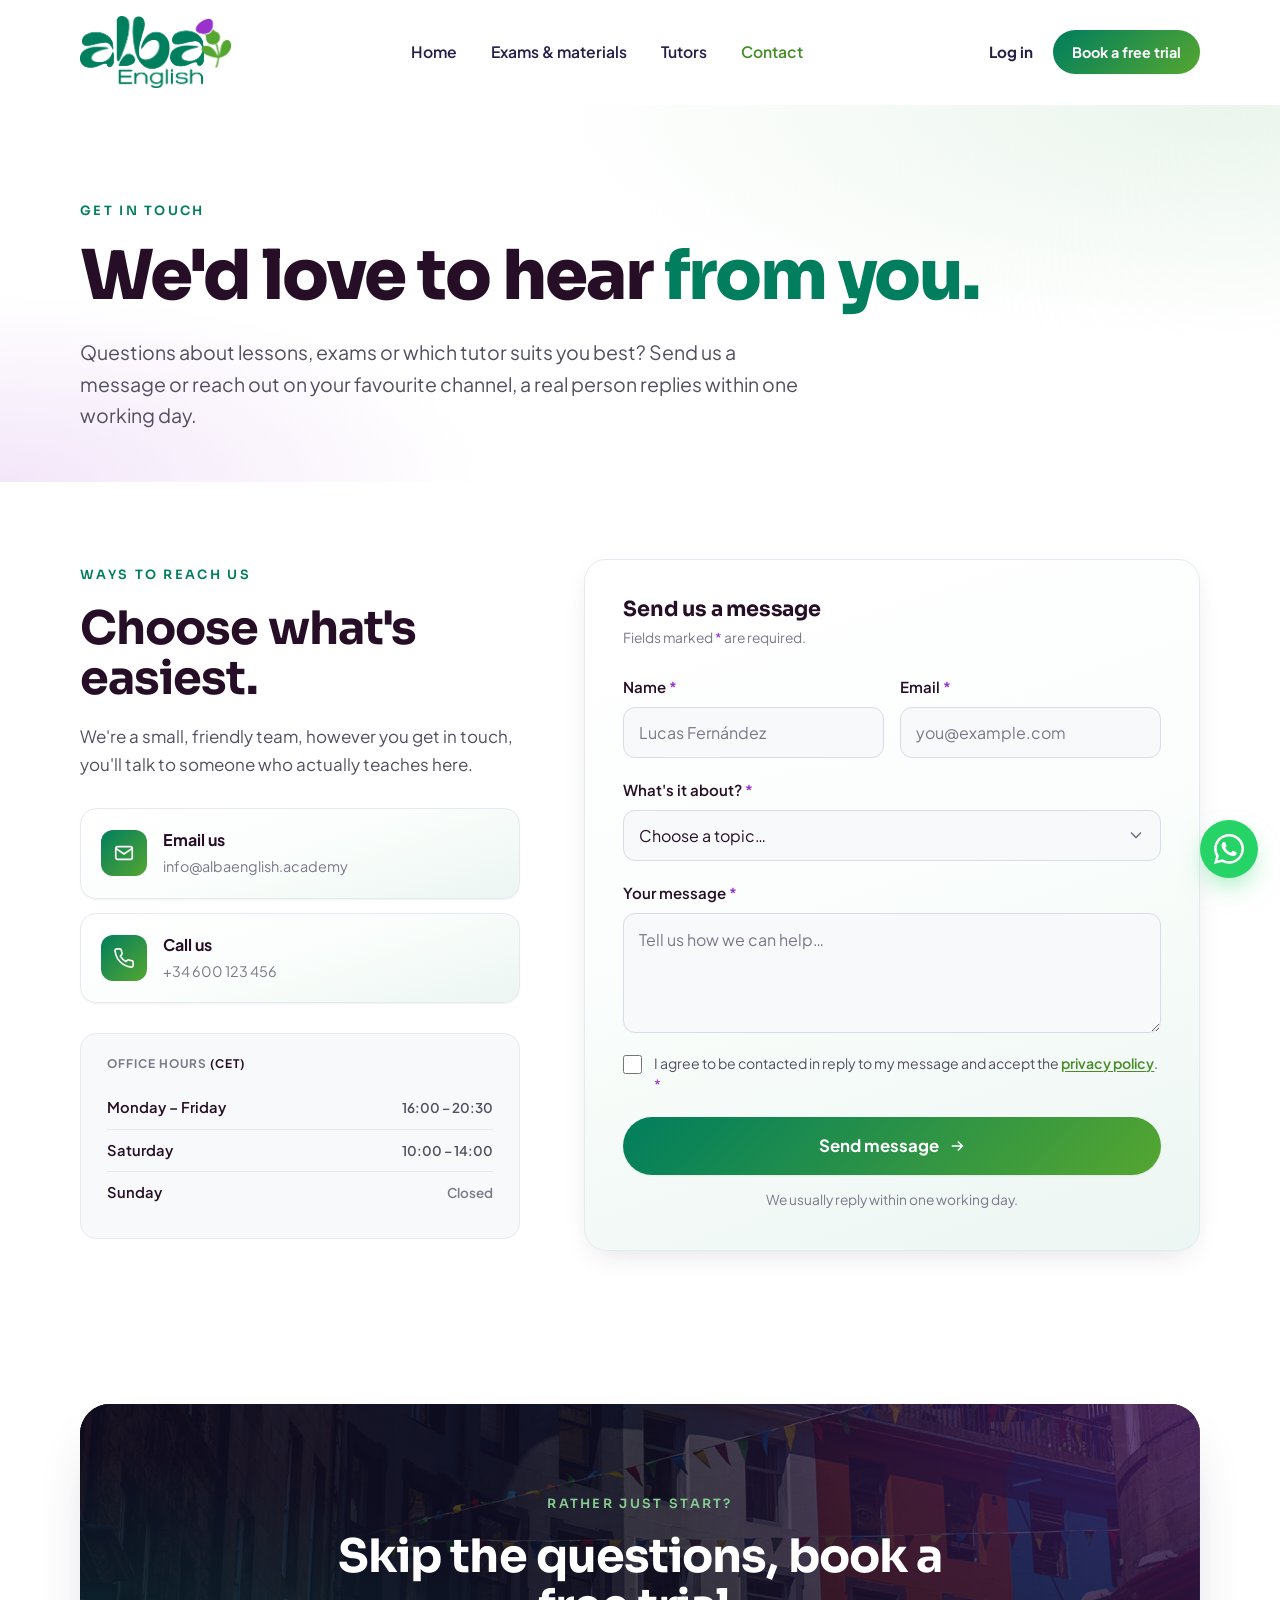
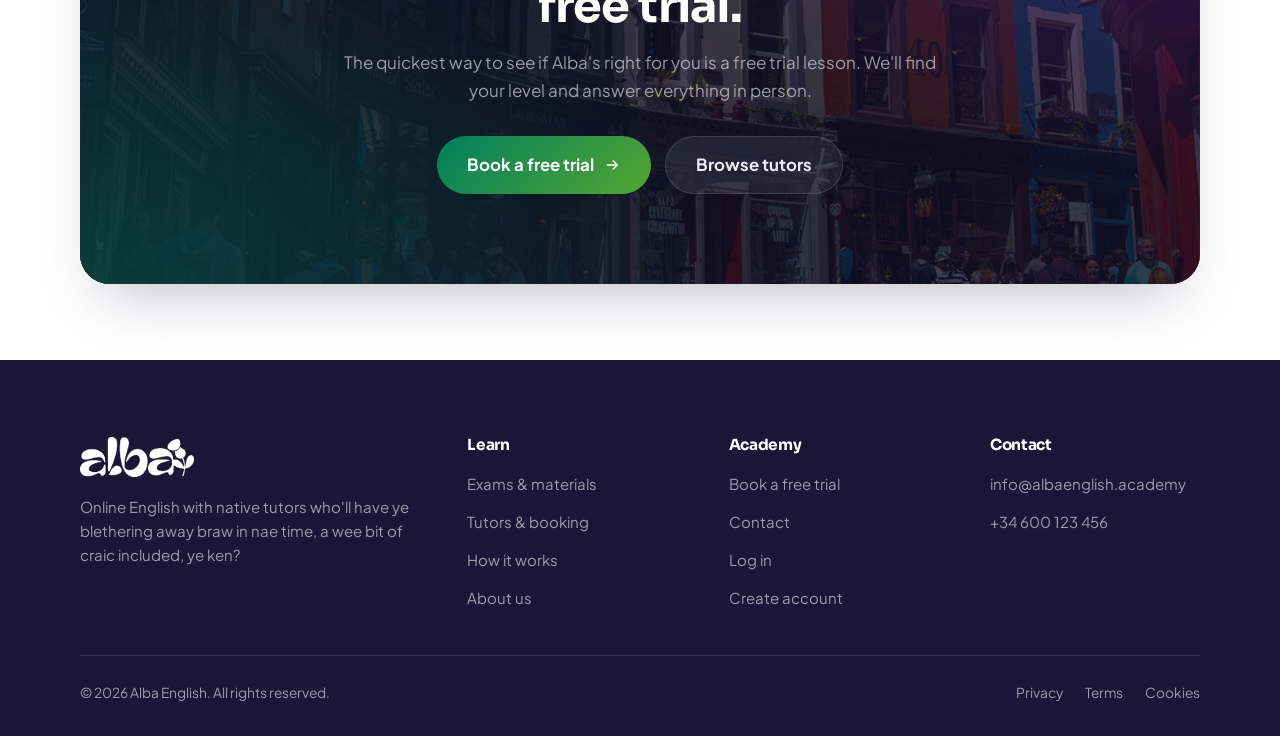
<file: contact.html>
<!DOCTYPE html>
<html lang="en">
<head>
<meta charset="UTF-8" />
<meta name="viewport" content="width=device-width, initial-scale=1.0" />
<title>Contact, Alba English</title>
<meta name="description" content="Get in touch with Alba English. Email or phone us, or send a message and we'll reply within one working day." />
<link rel="icon" type="image/png" href="images/favicon.png" />
<link rel="preconnect" href="https://fonts.googleapis.com" />
<link rel="preconnect" href="https://fonts.gstatic.com" crossorigin />
<link href="https://fonts.googleapis.com/css2?family=Sora:wght@400;500;600;700;800&family=Plus+Jakarta+Sans:ital,wght@0,400;0,500;0,600;0,700;0,800;1,500&display=swap" rel="stylesheet" />
<link rel="stylesheet" href="styles/styles.css" />
</head>
<body>

<header class="site-head">
  <div class="wrap head-inner">
    <a href="index.html" class="brand" aria-label="Alba English home"><img src="images/logo.png" alt="Alba English" /></a>
    <nav class="nav" id="nav" aria-label="Primary">
      <a href="index.html">Home</a>
      <a href="exams.html">Exams &amp; materials</a>
      <a href="tutors.html">Tutors</a>
      <a href="contact.html">Contact</a>
      <a href="login.html" class="nav-only-mobile">Log in</a>
      <a href="book.html" class="nav-only-mobile">Book a free trial</a>
    </nav>
    <div class="head-cta">
      <a href="login.html" class="head-login">Log in</a>
      <a href="book.html" class="btn btn-primary btn--sm">Book a free trial</a>
      <button class="burger" id="burger" aria-label="Open menu" aria-expanded="false" aria-controls="nav"><span></span><span></span><span></span></button>
    </div>
  </div>
</header>

<main>

<!-- ===== PAGE HEAD ===== -->
<section class="page-head" data-screen-label="Contact hero">
  <div class="wrap">
    <span class="kicker reveal"><span class="no">—</span> Get in touch</span>
    <h1 class="reveal d1">We'd love to hear <span class="it">from you.</span></h1>
    <p class="lede reveal d1" style="margin-top:24px;max-width:52ch;">Questions about lessons, exams or which tutor suits you best? Send us a message or reach out on your favourite channel, a real person replies within one working day.</p>
  </div>
</section>

<!-- ===== CONTACT ===== -->
<section class="section--snug" data-screen-label="Contact details + form">
  <div class="wrap contact-page">

    <!-- Left: channels + hours -->
    <div class="contact-info reveal">
      <span class="kicker"><span class="no">01</span> Ways to reach us</span>
      <h2 class="h2">Choose what's easiest.</h2>
      <p class="body body--measure">We're a small, friendly team, however you get in touch, you'll talk to someone who actually teaches here.</p>

      <div class="channels">
        <a class="channel" href="mailto:info@albaenglish.academy">
          <span class="ci" aria-hidden="true"><svg viewBox="0 0 24 24" fill="none" stroke="currentColor" stroke-width="1.8"><rect x="3" y="5" width="18" height="14" rx="2"/><path d="m3 7 9 6 9-6"/></svg></span>
          <span class="cm"><b>Email us</b><span>info@albaenglish.academy</span></span>
        </a>
        <a class="channel" href="tel:+34600123456">
          <span class="ci" aria-hidden="true"><svg viewBox="0 0 24 24" fill="none" stroke="currentColor" stroke-width="1.8"><path d="M22 16.9v3a2 2 0 0 1-2.2 2 19.8 19.8 0 0 1-8.6-3 19.5 19.5 0 0 1-6-6 19.8 19.8 0 0 1-3-8.6A2 2 0 0 1 4.1 2h3a2 2 0 0 1 2 1.7c.1.9.4 1.8.7 2.7a2 2 0 0 1-.5 2.1L8.1 9.9a16 16 0 0 0 6 6l1.4-1.2a2 2 0 0 1 2.1-.5c.9.3 1.8.6 2.7.7a2 2 0 0 1 1.7 2z"/></svg></span>
          <span class="cm"><b>Call us</b><span>+34 600 123 456</span></span>
        </a>
      </div>

      <div class="hours">
        <h4>Office hours <span style="color:var(--plum);">(CET)</span></h4>
        <div class="hours-row"><span class="d">Monday – Friday</span><span class="t">16:00 – 20:30</span></div>
        <div class="hours-row"><span class="d">Saturday</span><span class="t">10:00 – 14:00</span></div>
        <div class="hours-row"><span class="d">Sunday</span><span class="t closed">Closed</span></div>
      </div>
    </div>

    <!-- Right: form -->
    <div class="reveal d1">
      <div class="form-card">
        <form id="contactForm" data-validate data-success="#contactSuccess" novalidate>
          <h2 class="h3" style="margin-bottom:6px;">Send us a message</h2>
          <p class="muted small" style="margin-bottom:26px;">Fields marked <span class="req" aria-hidden="true">*</span> are required.</p>

          <div class="field-row">
            <div class="field">
              <label for="name">Name <span class="req" aria-hidden="true">*</span></label>
              <input class="input" type="text" id="name" name="name" autocomplete="name" placeholder="Lucas Fernández" required />
              <span class="field-err">Please enter your name.</span>
            </div>
            <div class="field">
              <label for="email">Email <span class="req" aria-hidden="true">*</span></label>
              <input class="input" type="email" id="email" name="email" autocomplete="email" placeholder="you@example.com" required />
              <span class="field-err">Please enter a valid email address.</span>
            </div>
          </div>

          <div class="field">
            <label for="topic">What's it about? <span class="req" aria-hidden="true">*</span></label>
            <select class="select" id="topic" name="topic" required>
              <option value="" disabled selected>Choose a topic…</option>
              <option>Booking a free trial</option>
              <option>Exam preparation</option>
              <option>Choosing a tutor</option>
              <option>Prices &amp; plans</option>
              <option>Something about my account</option>
              <option>Other</option>
            </select>
            <span class="field-err">Please choose a topic.</span>
          </div>

          <div class="field">
            <label for="message">Your message <span class="req" aria-hidden="true">*</span></label>
            <textarea class="textarea" id="message" name="message" placeholder="Tell us how we can help…" required></textarea>
            <span class="field-err">Please write a short message.</span>
          </div>

          <div class="checkbox-row">
            <input type="checkbox" id="consent" name="consent" required />
            <label for="consent">I agree to be contacted in reply to my message and accept the <a href="#">privacy policy</a>. <span class="req" aria-hidden="true">*</span></label>
          </div>

          <button type="submit" class="btn btn-primary btn--lg btn--block">Send message <span class="ar" aria-hidden="true"><svg width="18" height="18" viewBox="0 0 24 24" fill="none" stroke="currentColor" stroke-width="2"><path d="M5 12h14M13 6l6 6-6 6"/></svg></span></button>
          <p class="muted small" style="text-align:center;margin-top:14px;">We usually reply within one working day.</p>
        </form>

        <div id="contactSuccess" class="form-success">
          <div class="fic" aria-hidden="true"><svg width="32" height="32" viewBox="0 0 24 24" fill="none" stroke="currentColor" stroke-width="2.4"><path d="M20 6 9 17l-5-5"/></svg></div>
          <h2 class="h3" style="margin-bottom:10px;">Message sent, thank you!</h2>
          <p class="muted" style="max-width:360px;margin:0 auto 22px;">We've received your message and a member of the Alba team will get back to you within one working day.</p>
          <a href="index.html" class="btn btn-line">Back to home</a>
        </div>
      </div>
    </div>

  </div>
</section>

<!-- ===== CTA BAND ===== -->
<section class="section--snug ruled" data-screen-label="CTA">
  <div class="wrap">
    <div class="cta reveal">
      <img src="images/cta-contact.jpg" alt="" class="cta-photo" />
      <div class="cta-inner">
        <span class="kicker kicker--on-dark"><span class="no">—</span> Rather just start?</span>
        <h2 class="h2">Skip the questions, book a free trial.</h2>
        <p class="body">The quickest way to see if Alba's right for you is a free trial lesson. We'll find your level and answer everything in person.</p>
        <div class="cta-actions">
          <a href="book.html" class="btn btn-primary btn--lg">Book a free trial <span class="ar" aria-hidden="true"><svg width="18" height="18" viewBox="0 0 24 24" fill="none" stroke="currentColor" stroke-width="2"><path d="M5 12h14M13 6l6 6-6 6"/></svg></span></a>
          <a href="tutors.html" class="btn btn-ghost-light btn--lg">Browse tutors</a>
        </div>
      </div>
    </div>
  </div>
</section>

</main>

<footer class="site-foot">
  <div class="wrap">
    <div class="foot-top">
      <div class="foot-brand">
        <img src="images/logo-cream.png" alt="Alba English" />
        <p>Online English with native tutors who'll have ye blethering away braw in nae time, a wee bit of craic included, ye ken?</p>
      </div>
      <div class="foot-col">
        <h4>Learn</h4>
        <ul>
          <li><a href="exams.html">Exams &amp; materials</a></li>
          <li><a href="tutors.html">Tutors &amp; booking</a></li>
          <li><a href="exams.html#how-lessons-work">How it works</a></li>
          <li><a href="index.html#about">About us</a></li>
        </ul>
      </div>
      <div class="foot-col">
        <h4>Academy</h4>
        <ul>
          <li><a href="book.html">Book a free trial</a></li>
          <li><a href="contact.html">Contact</a></li>
          <li><a href="login.html">Log in</a></li>
          <li><a href="signup.html">Create account</a></li>
        </ul>
      </div>
      <div class="foot-col">
        <h4>Contact</h4>
        <ul>
          <li><a href="mailto:info@albaenglish.academy">info@albaenglish.academy</a></li>
          <li><a href="tel:+34600123456">+34 600 123 456</a></li>
        </ul>
      </div>
    </div>
    <div class="foot-bottom">
      <span>© 2026 Alba English. All rights reserved.</span>
      <div class="foot-legal">
        <a href="privacy.html">Privacy</a>
        <a href="terms.html">Terms</a>
        <a href="cookies.html">Cookies</a>
      </div>
    </div>
  </div>
</footer>

<script src="js/script.js"></script>
</body>
</html>
</file>
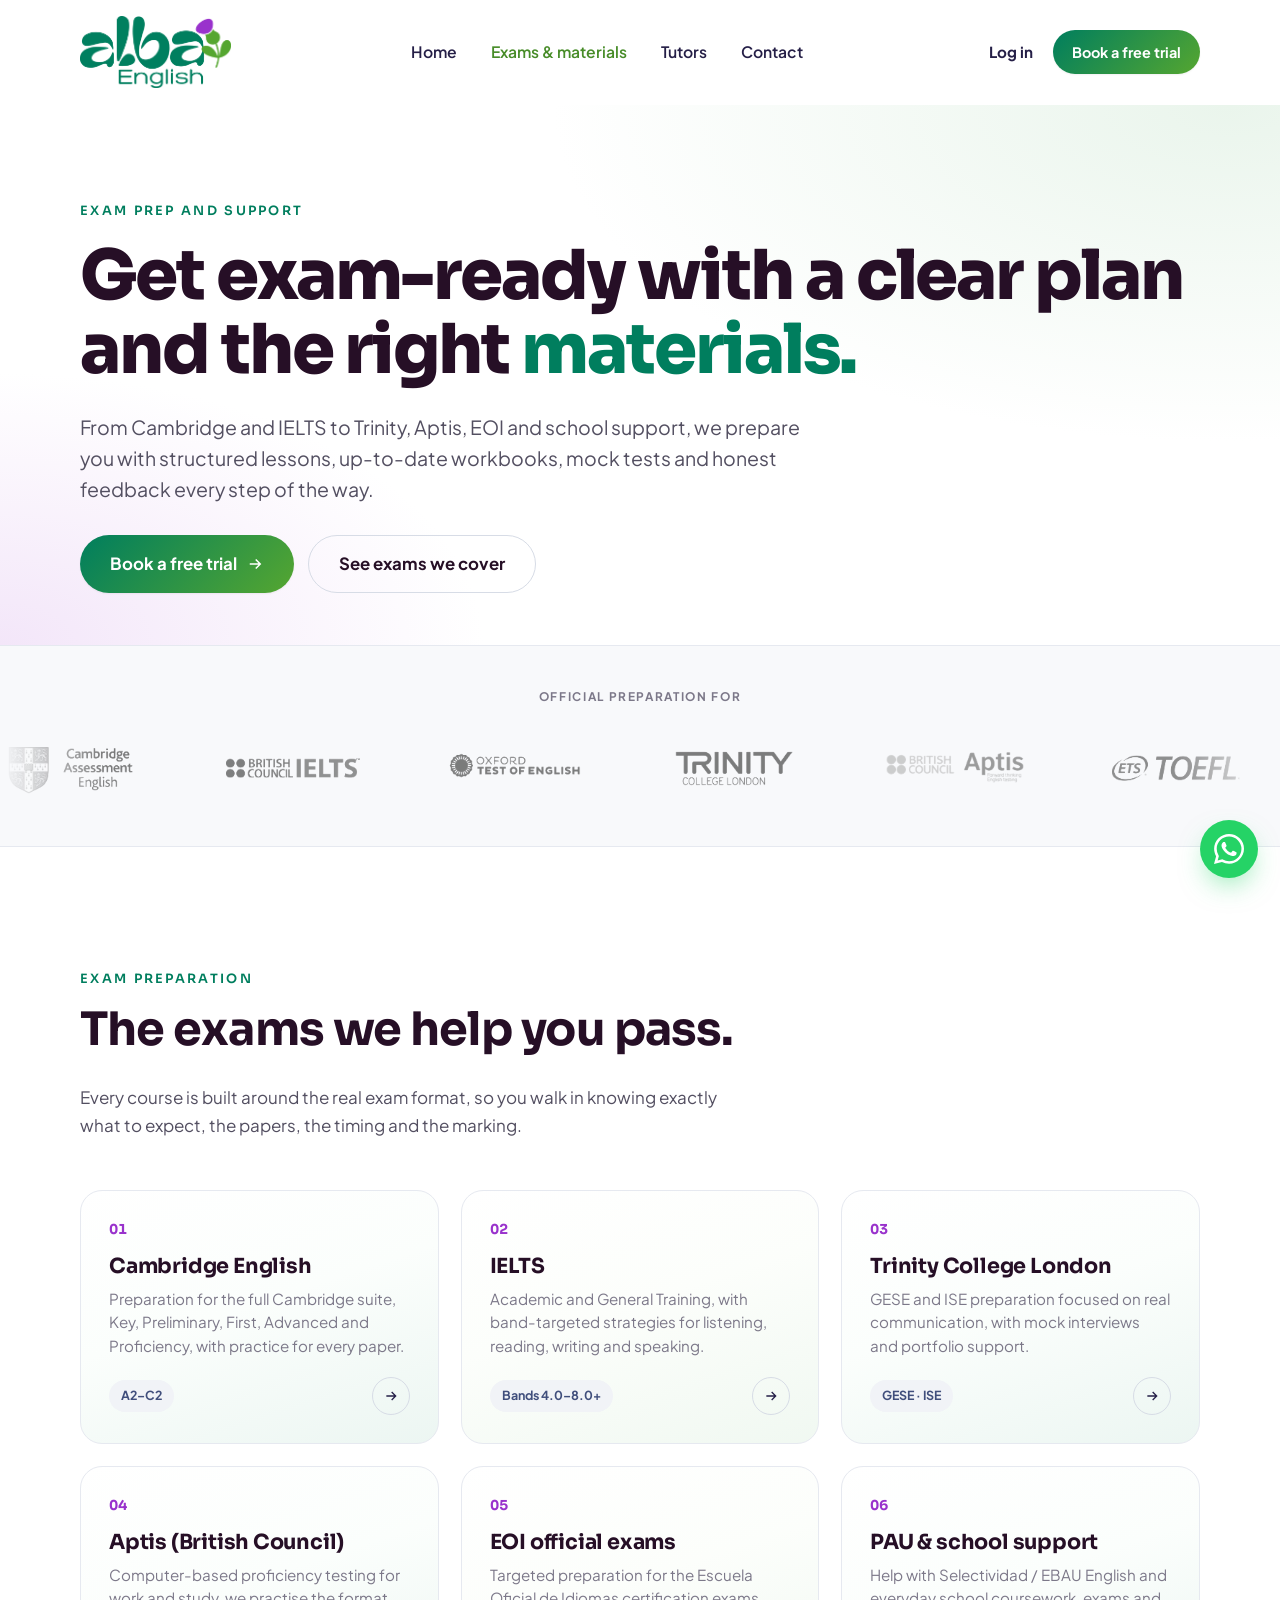
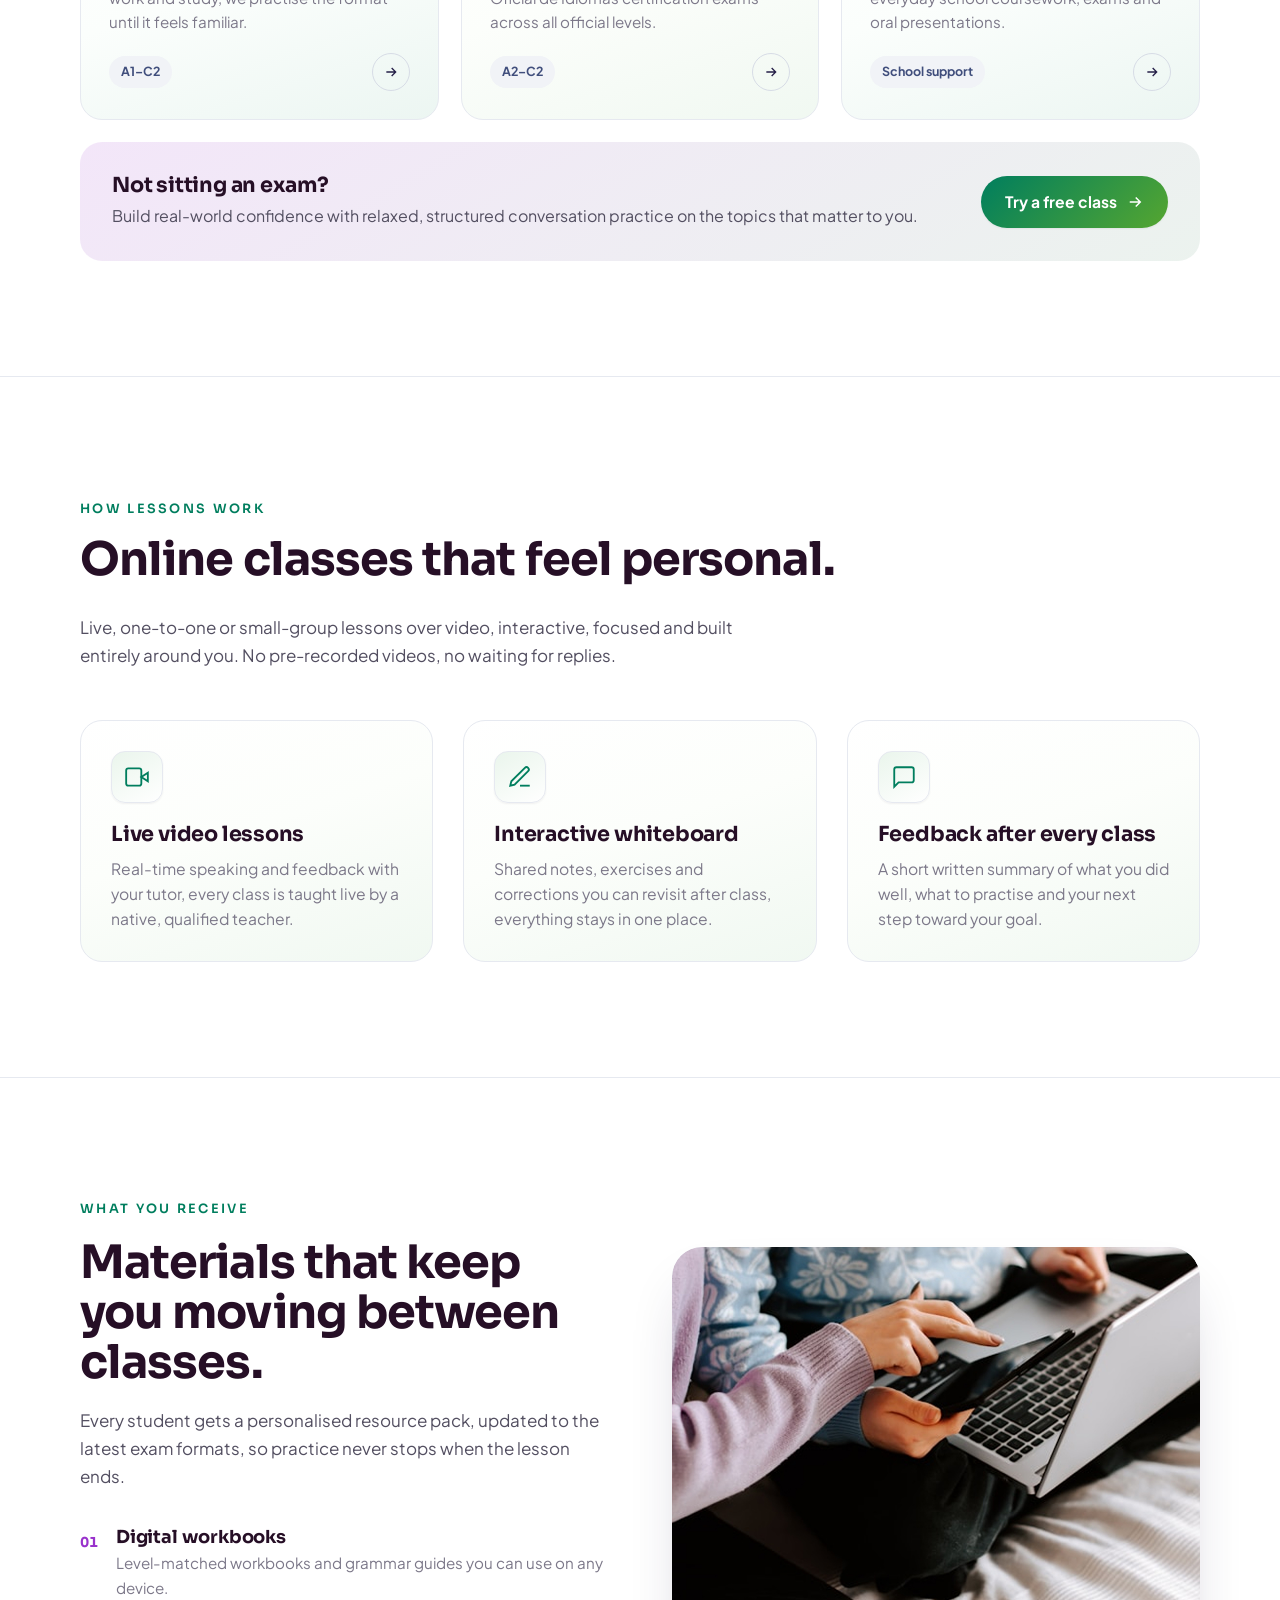
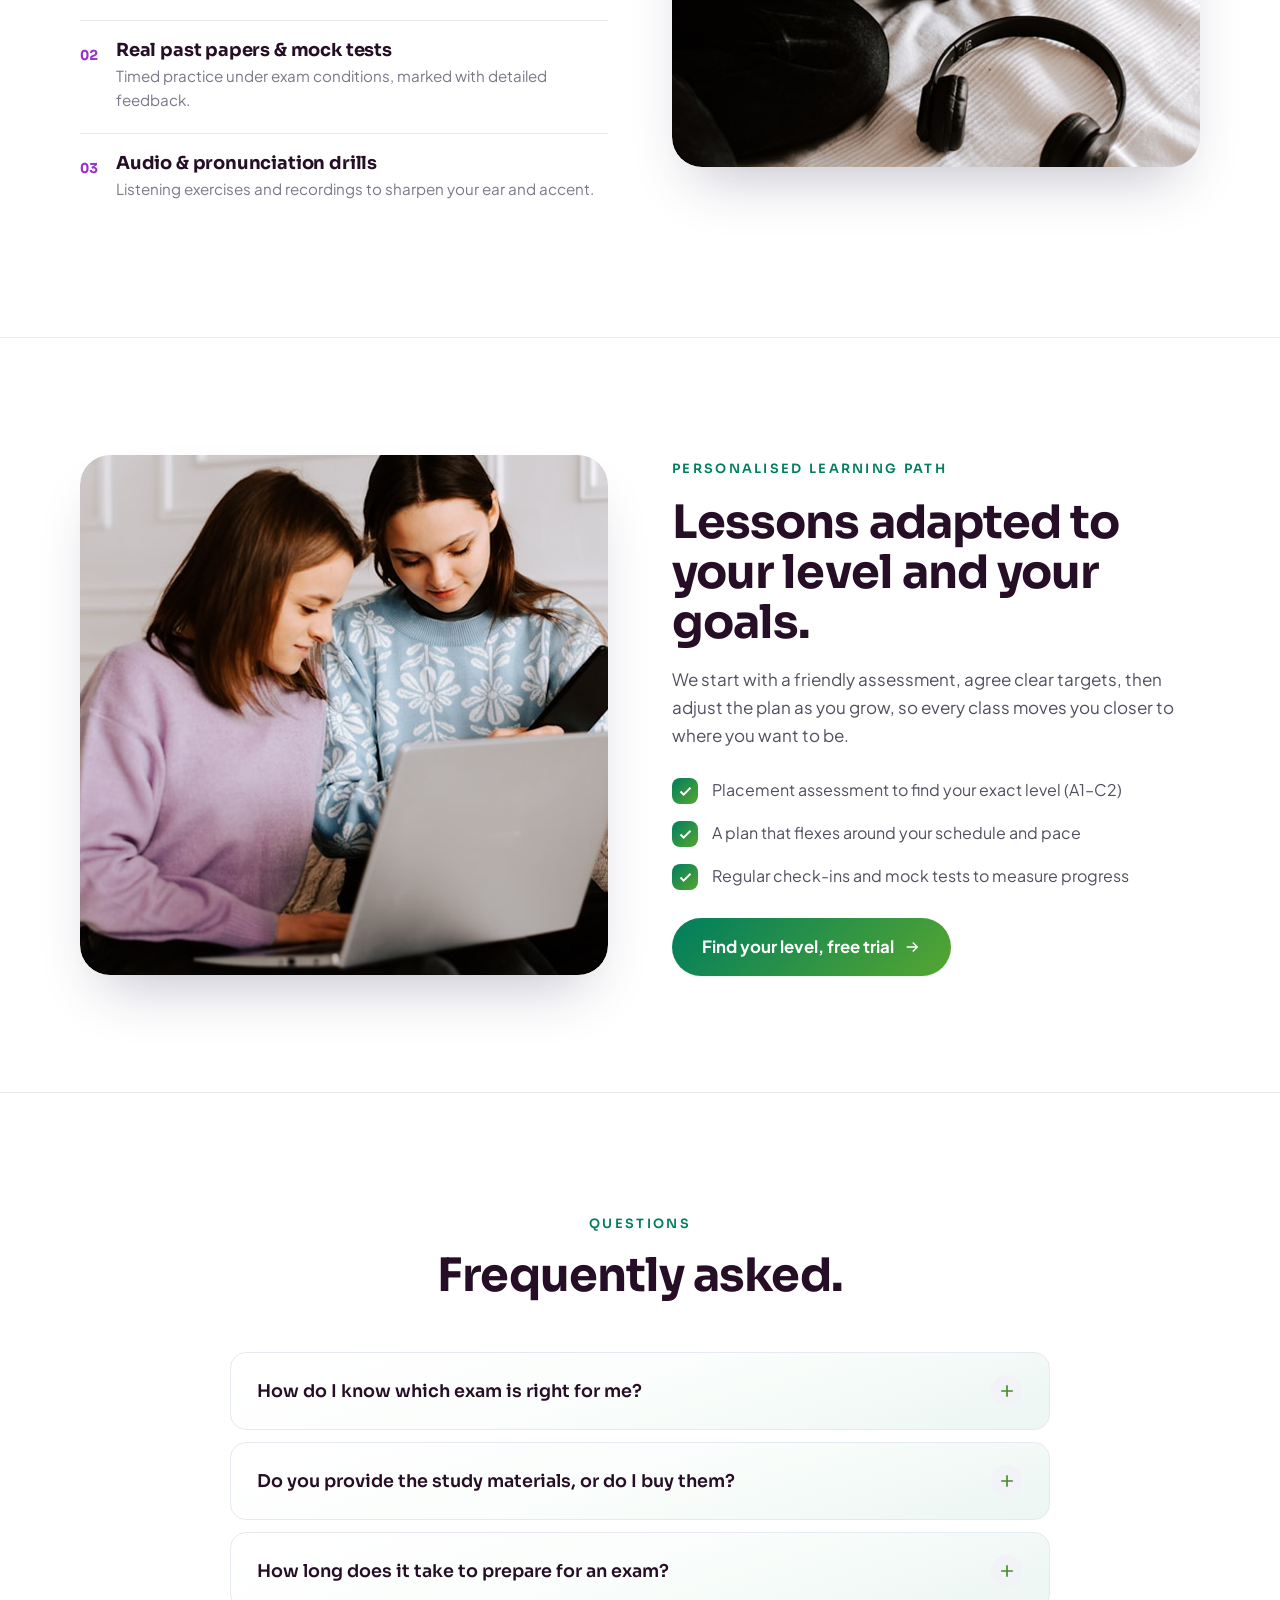
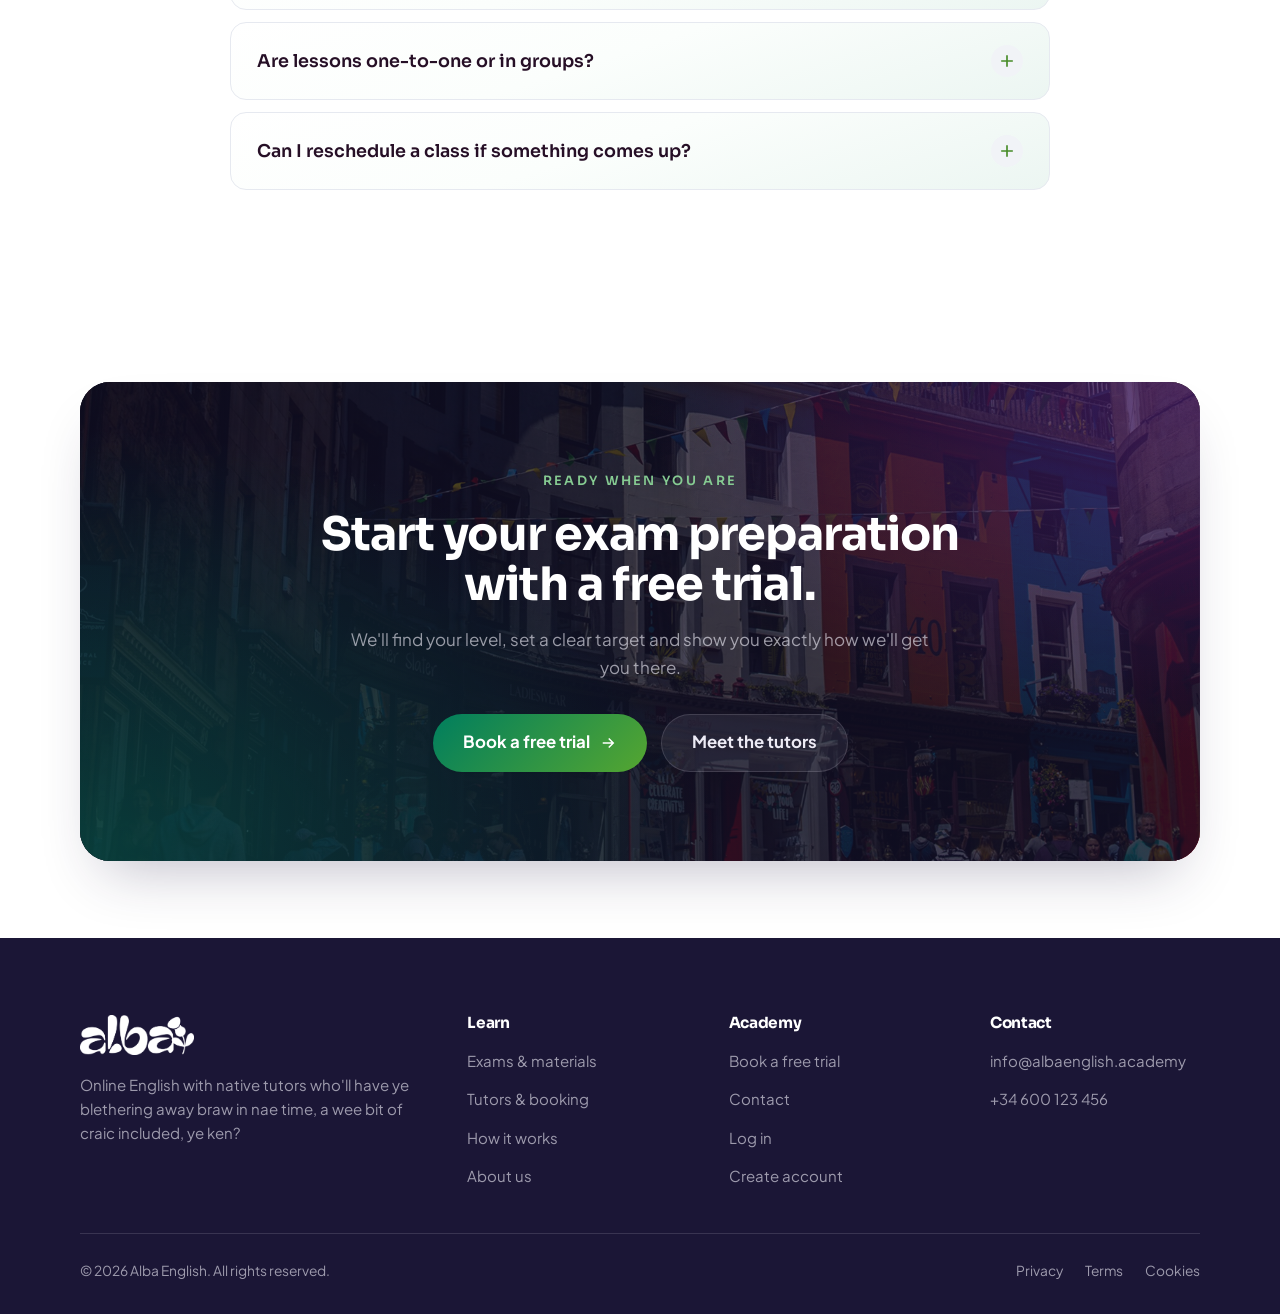
<file: exams.html>
<!DOCTYPE html>
<html lang="en">
<head>
<meta charset="UTF-8" />
<meta name="viewport" content="width=device-width, initial-scale=1.0" />
<title>Exams &amp; Learning Materials, Alba English</title>
<meta name="description" content="Exam preparation for Cambridge, IELTS, Trinity, Aptis, EOI and PAU, plus the workbooks, mock tests and personalised learning path that get you ready." />
<link rel="icon" type="image/png" href="images/favicon.png" />
<link rel="preconnect" href="https://fonts.googleapis.com" />
<link rel="preconnect" href="https://fonts.gstatic.com" crossorigin />
<link href="https://fonts.googleapis.com/css2?family=Sora:wght@400;500;600;700;800&family=Plus+Jakarta+Sans:ital,wght@0,400;0,500;0,600;0,700;0,800;1,500&display=swap" rel="stylesheet" />
<link rel="stylesheet" href="styles/styles.css" />
</head>
<body>

<header class="site-head">
  <div class="wrap head-inner">
    <a href="index.html" class="brand" aria-label="Alba English home"><img src="images/logo.png" alt="Alba English" /></a>
    <nav class="nav" id="nav" aria-label="Primary">
      <a href="index.html">Home</a>
      <a href="exams.html">Exams &amp; materials</a>
      <a href="tutors.html">Tutors</a>
      <a href="contact.html">Contact</a>
      <a href="login.html" class="nav-only-mobile">Log in</a>
      <a href="book.html" class="nav-only-mobile">Book a free trial</a>
    </nav>
    <div class="head-cta">
      <a href="login.html" class="head-login">Log in</a>
      <a href="book.html" class="btn btn-primary btn--sm">Book a free trial</a>
      <button class="burger" id="burger" aria-label="Open menu" aria-expanded="false" aria-controls="nav"><span></span><span></span><span></span></button>
    </div>
  </div>
</header>

<main>

<!-- ===== PAGE HEAD ===== -->
<section class="page-head" data-screen-label="Exams hero">
  <div class="wrap">
    <span class="kicker reveal"><span class="no">—</span> Exam prep and support</span>
    <h1 class="reveal d1" style="max-width:24ch;margin-bottom:6px;">Get exam-ready with a clear plan and the right <span class="it">materials.</span></h1>
    <p class="lede reveal d1" style="margin-top:24px;max-width:54ch;">From Cambridge and IELTS to Trinity, Aptis, EOI and school support, we prepare you with structured lessons, up-to-date workbooks, mock tests and honest feedback every step of the way.</p>
    <div class="hero-cta reveal d2" style="margin-top:30px;">
      <a href="book.html" class="btn btn-primary btn--lg" style="background-position: center bottom">Book a free trial <span class="ar" aria-hidden="true"><svg width="18" height="18" viewBox="0 0 24 24" fill="none" stroke="currentColor" stroke-width="2"><path d="M5 12h14M13 6l6 6-6 6"/></svg></span></a>
      <a href="#exams" class="btn btn-line btn--lg">See exams we cover</a>
    </div>
  </div>
</section>

<!-- ===== EXAM LOGO CAROUSEL ===== -->
<section class="exam-marquee" data-screen-label="Official exams" aria-label="Official exams we prepare students for">
  <span class="mq-label">Official preparation for</span>
  <div class="mq-viewport">
    <div class="mq-track">
      <div class="mq-chip"><img src="images/exams/cambridge.png" alt="Cambridge Assessment English" /></div>
      <div class="mq-chip"><img src="images/exams/ielts.png" alt="IELTS, British Council" /></div>
      <div class="mq-chip"><img src="images/exams/oxford.png" alt="Oxford Test of English" /></div>
      <div class="mq-chip"><img src="images/exams/trinity.png" alt="Trinity College London" /></div>
      <div class="mq-chip"><img src="images/exams/aptis.png" alt="Aptis, British Council" /></div>
      <div class="mq-chip"><img src="images/exams/toefl.png" alt="TOEFL, ETS" /></div>
      <div class="mq-chip"><img src="images/exams/pearson.png" alt="Pearson" /></div>
      <div class="mq-chip"><img src="images/exams/eoi.png" alt="Escuela Oficial de Idiomas" /></div>
      <div class="mq-chip" aria-hidden="true"><img src="images/exams/cambridge.png" alt="" /></div>
      <div class="mq-chip" aria-hidden="true"><img src="images/exams/ielts.png" alt="" /></div>
      <div class="mq-chip" aria-hidden="true"><img src="images/exams/oxford.png" alt="" /></div>
      <div class="mq-chip" aria-hidden="true"><img src="images/exams/trinity.png" alt="" /></div>
      <div class="mq-chip" aria-hidden="true"><img src="images/exams/aptis.png" alt="" /></div>
      <div class="mq-chip" aria-hidden="true"><img src="images/exams/toefl.png" alt="" /></div>
      <div class="mq-chip" aria-hidden="true"><img src="images/exams/pearson.png" alt="" /></div>
      <div class="mq-chip" aria-hidden="true"><img src="images/exams/eoi.png" alt="" /></div>
    </div>
  </div>
</section>

<!-- ===== EXAM LIST ===== -->
<section class="section" id="exams" data-screen-label="Exam list">
  <div class="wrap">
    <div class="lead-grid" style="margin-bottom:clamp(32px,4vw,56px);">
      <div class="lg-aside reveal">
        <span class="kicker"><span class="no">01</span> Exam preparation</span>
        <h2 class="h2">The exams we help you pass.</h2>
      </div>
      <div class="reveal d1"><p class="body body--measure">Every course is built around the real exam format, so you walk in knowing exactly what to expect, the papers, the timing and the marking.</p></div>
    </div>
    <div class="reveal d1">
      <div class="exam-cards">
        <a class="exam-card" href="https://www.cambridge.es/en/cambridge-exams" target="_blank" rel="noopener noreferrer">
          <span class="ec-no">01</span>
          <h3 class="h3">Cambridge English</h3>
          <p>Preparation for the full Cambridge suite, Key, Preliminary, First, Advanced and Proficiency, with practice for every paper.</p>
          <span class="ec-foot"><span class="lvl">A2–C2</span><span class="ec-arrow" aria-hidden="true"><svg width="16" height="16" viewBox="0 0 24 24" fill="none" stroke="currentColor" stroke-width="2"><path d="M5 12h14M13 6l6 6-6 6"/></svg></span></span>
        </a>
        <a class="exam-card" href="https://ielts.org/take-a-test" target="_blank" rel="noopener noreferrer">
          <span class="ec-no">02</span>
          <h3 class="h3">IELTS</h3>
          <p>Academic and General Training, with band-targeted strategies for listening, reading, writing and speaking.</p>
          <span class="ec-foot"><span class="lvl">Bands 4.0–8.0+</span><span class="ec-arrow" aria-hidden="true"><svg width="16" height="16" viewBox="0 0 24 24" fill="none" stroke="currentColor" stroke-width="2"><path d="M5 12h14M13 6l6 6-6 6"/></svg></span></span>
        </a>
        <a class="exam-card" href="https://www.trinitycollege.com/qualifications/english-language" target="_blank" rel="noopener noreferrer">
          <span class="ec-no">03</span>
          <h3 class="h3">Trinity College London</h3>
          <p>GESE and ISE preparation focused on real communication, with mock interviews and portfolio support.</p>
          <span class="ec-foot"><span class="lvl">GESE · ISE</span><span class="ec-arrow" aria-hidden="true"><svg width="16" height="16" viewBox="0 0 24 24" fill="none" stroke="currentColor" stroke-width="2"><path d="M5 12h14M13 6l6 6-6 6"/></svg></span></span>
        </a>
        <a class="exam-card" href="https://www.britishcouncil.org/exam/english/aptis" target="_blank" rel="noopener noreferrer">
          <span class="ec-no">04</span>
          <h3 class="h3">Aptis (British Council)</h3>
          <p>Computer-based proficiency testing for work and study, we practise the format until it feels familiar.</p>
          <span class="ec-foot"><span class="lvl">A1–C2</span><span class="ec-arrow" aria-hidden="true"><svg width="16" height="16" viewBox="0 0 24 24" fill="none" stroke="currentColor" stroke-width="2"><path d="M5 12h14M13 6l6 6-6 6"/></svg></span></span>
        </a>
        <a class="exam-card" href="https://educagob.educacionfpydeportes.gob.es/ensenanzas/idiomas/donde-estudiar.html" target="_blank" rel="noopener noreferrer">
          <span class="ec-no">05</span>
          <h3 class="h3">EOI official exams</h3>
          <p>Targeted preparation for the Escuela Oficial de Idiomas certification exams across all official levels.</p>
          <span class="ec-foot"><span class="lvl">A2–C2</span><span class="ec-arrow" aria-hidden="true"><svg width="16" height="16" viewBox="0 0 24 24" fill="none" stroke="currentColor" stroke-width="2"><path d="M5 12h14M13 6l6 6-6 6"/></svg></span></span>
        </a>
        <a class="exam-card" href="https://educaciongratuita.com/pruebas-acceso-universidad-desde-bachillerato/examenes-ingles-pau" target="_blank" rel="noopener noreferrer">
          <span class="ec-no">06</span>
          <h3 class="h3">PAU &amp; school support</h3>
          <p>Help with Selectividad / EBAU English and everyday school coursework, exams and oral presentations.</p>
          <span class="ec-foot"><span class="lvl">School support</span><span class="ec-arrow" aria-hidden="true"><svg width="16" height="16" viewBox="0 0 24 24" fill="none" stroke="currentColor" stroke-width="2"><path d="M5 12h14M13 6l6 6-6 6"/></svg></span></span>
        </a>
      </div>
      <div class="conv-note">
        <div style="flex:1;min-width:240px;">
          <h3 class="h3" style="margin-bottom:6px;">Not sitting an exam?</h3>
          <p class="body" style="font-size:1rem;">Build real-world confidence with relaxed, structured conversation practice on the topics that matter to you.</p>
        </div>
        <a href="book.html" class="btn btn-primary">Try  a free class <span class="ar" aria-hidden="true"><svg width="18" height="18" viewBox="0 0 24 24" fill="none" stroke="currentColor" stroke-width="2"><path d="M5 12h14M13 6l6 6-6 6"/></svg></span></a>
      </div>
    </div>
  </div>
</section>

<!-- ===== HOW LESSONS WORK ===== -->
<section class="section ruled" id="how-lessons-work" data-screen-label="How lessons work">
  <div class="wrap">
    <div class="lead-grid" style="margin-bottom:clamp(32px,4vw,60px);">
      <div class="lg-aside reveal">
        <span class="kicker"><span class="no">02</span> How lessons work</span>
        <h2 class="h2">Online classes that feel personal.</h2>
      </div>
      <div class="reveal d1"><p class="body body--measure">Live, one-to-one or small-group lessons over video, interactive, focused and built entirely around you. No pre-recorded videos, no waiting for replies.</p></div>
    </div>
    <div class="principles reveal">
      <div class="principle">
        <span class="pico" aria-hidden="true"><svg viewBox="0 0 24 24" fill="none" stroke="currentColor" stroke-width="1.7"><rect x="2" y="4" width="14" height="16" rx="2"/><path d="m22 8-6 4 6 4z"/></svg></span>
        <h3 class="h3">Live video lessons</h3>
        <p>Real-time speaking and feedback with your tutor, every class is taught live by a native, qualified teacher.</p>
      </div>
      <div class="principle">
        <span class="pico" aria-hidden="true"><svg viewBox="0 0 24 24" fill="none" stroke="currentColor" stroke-width="1.7"><path d="M12 20h9"/><path d="M16.5 3.5a2.1 2.1 0 0 1 3 3L7 19l-4 1 1-4z"/></svg></span>
        <h3 class="h3">Interactive whiteboard</h3>
        <p>Shared notes, exercises and corrections you can revisit after class, everything stays in one place.</p>
      </div>
      <div class="principle">
        <span class="pico" aria-hidden="true"><svg viewBox="0 0 24 24" fill="none" stroke="currentColor" stroke-width="1.7"><path d="M21 15a2 2 0 0 1-2 2H7l-4 4V5a2 2 0 0 1 2-2h14a2 2 0 0 1 2 2z"/></svg></span>
        <h3 class="h3">Feedback after every class</h3>
        <p>A short written summary of what you did well, what to practise and your next step toward your goal.</p>
      </div>
    </div>
  </div>
</section>

<!-- ===== MATERIALS ===== -->
<section class="section ruled" data-screen-label="Materials">
  <div class="wrap split">
    <div class="split-content reveal">
      <span class="kicker"><span class="no">03</span> What you receive</span>
      <h2 class="h2" style="margin:18px 0 18px;">Materials that keep you moving between classes.</h2>
      <p class="body body--measure">Every student gets a personalised resource pack, updated to the latest exam formats, so practice never stops when the lesson ends.</p>
      <div style="margin-top:18px;">
        <div class="material">
          <span class="material-no">01</span>
          <div><h3 class="h3">Digital workbooks</h3><p>Level-matched workbooks and grammar guides you can use on any device.</p></div>
        </div>
        <div class="material">
          <span class="material-no">02</span>
          <div><h3 class="h3">Real past papers &amp; mock tests</h3><p>Timed practice under exam conditions, marked with detailed feedback.</p></div>
        </div>
        <div class="material">
          <span class="material-no">03</span>
          <div><h3 class="h3">Audio &amp; pronunciation drills</h3><p>Listening exercises and recordings to sharpen your ear and accent.</p></div>
        </div>
      </div>
    </div>
    <div class="split-media reveal d1">
      <img src="images/exams-materials.jpg" alt="Workbooks and a lesson screen" />
    </div>
  </div>
</section>

<!-- ===== PERSONALISED PATH ===== -->
<section class="section ruled" data-screen-label="Learning path">
  <div class="wrap split">
    <div class="split-media reveal">
      <img src="images/exams-path.jpg" alt="A student studying English" />
    </div>
    <div class="split-content reveal d1">
      <span class="kicker"><span class="no">04</span> Personalised learning path</span>
      <h2 class="h2" style="margin:18px 0 18px;">Lessons adapted to your level and your goals.</h2>
      <p class="body body--measure">We start with a friendly assessment, agree clear targets, then adjust the plan as you grow, so every class moves you closer to where you want to be.</p>
      <ul class="checklist">
        <li><span class="check" aria-hidden="true"><svg viewBox="0 0 24 24" fill="none" stroke="currentColor" stroke-width="3"><path d="M20 6 9 17l-5-5"/></svg></span><span>Placement assessment to find your exact level (A1–C2)</span></li>
        <li><span class="check" aria-hidden="true"><svg viewBox="0 0 24 24" fill="none" stroke="currentColor" stroke-width="3"><path d="M20 6 9 17l-5-5"/></svg></span><span>A plan that flexes around your schedule and pace</span></li>
        <li><span class="check" aria-hidden="true"><svg viewBox="0 0 24 24" fill="none" stroke="currentColor" stroke-width="3"><path d="M20 6 9 17l-5-5"/></svg></span><span>Regular check-ins and mock tests to measure progress</span></li>
      </ul>
      <div style="margin-top:28px;">
        <a href="book.html" class="btn btn-primary btn--lg">Find your level, free trial <span class="ar" aria-hidden="true"><svg width="18" height="18" viewBox="0 0 24 24" fill="none" stroke="currentColor" stroke-width="2"><path d="M5 12h14M13 6l6 6-6 6"/></svg></span></a>
      </div>
    </div>
  </div>
</section>

<!-- ===== FAQ ===== -->
<section class="section ruled" data-screen-label="FAQ">
  <div class="wrap">
    <div style="text-align:center;margin-bottom:clamp(36px,4vw,56px);">
      <span class="kicker" style="justify-content:center;"><span class="no">06</span> Questions</span>
      <h2 class="h2" style="margin-top:16px;">Frequently asked.</h2>
    </div>
    <div class="faq reveal">
      <div class="faq-item">
        <button class="faq-q" aria-expanded="false"><span>How do I know which exam is right for me?</span><span class="faq-ic" aria-hidden="true"><svg width="20" height="20" viewBox="0 0 24 24" fill="none" stroke="currentColor" stroke-width="2"><path d="M12 5v14M5 12h14"/></svg></span></button>
        <div class="faq-a"><div class="faq-a-inner">In your free trial we assess your level and talk through your goals, university, work, immigration or school, then recommend the exam and level that fit best. There's no pressure to decide on day one.</div></div>
      </div>
      <div class="faq-item">
        <button class="faq-q" aria-expanded="false"><span>Do you provide the study materials, or do I buy them?</span><span class="faq-ic" aria-hidden="true"><svg width="20" height="20" viewBox="0 0 24 24" fill="none" stroke="currentColor" stroke-width="2"><path d="M12 5v14M5 12h14"/></svg></span></button>
        <div class="faq-a"><div class="faq-a-inner">Your core workbooks, practice papers, audio and progress tracker are included with your lessons. If a specific official coursebook is recommended for your exam, we'll let you know in advance.</div></div>
      </div>
      <div class="faq-item">
        <button class="faq-q" aria-expanded="false"><span>How long does it take to prepare for an exam?</span><span class="faq-ic" aria-hidden="true"><svg width="20" height="20" viewBox="0 0 24 24" fill="none" stroke="currentColor" stroke-width="2"><path d="M12 5v14M5 12h14"/></svg></span></button>
        <div class="faq-a"><div class="faq-a-inner">It depends on your starting level and target. Many students prepare in two to four months with one or two classes a week, but we'll give you a realistic timeline after your assessment.</div></div>
      </div>
      <div class="faq-item">
        <button class="faq-q" aria-expanded="false"><span>Are lessons one-to-one or in groups?</span><span class="faq-ic" aria-hidden="true"><svg width="20" height="20" viewBox="0 0 24 24" fill="none" stroke="currentColor" stroke-width="2"><path d="M12 5v14M5 12h14"/></svg></span></button>
        <div class="faq-a"><div class="faq-a-inner">Both are available. One-to-one gives you maximum speaking time and a fully tailored plan; small groups add motivation and conversation practice at a lower price. Many students mix the two.</div></div>
      </div>
      <div class="faq-item">
        <button class="faq-q" aria-expanded="false"><span>Can I reschedule a class if something comes up?</span><span class="faq-ic" aria-hidden="true"><svg width="20" height="20" viewBox="0 0 24 24" fill="none" stroke="currentColor" stroke-width="2"><path d="M12 5v14M5 12h14"/></svg></span></button>
        <div class="faq-a"><div class="faq-a-inner">Yes. Life happens, you can reschedule with reasonable notice through your account, and your tutor will help you find a new time that works.</div></div>
      </div>
    </div>
  </div>
</section>

<!-- ===== CTA BAND ===== -->
<section class="section--snug" data-screen-label="CTA">
  <div class="wrap">
    <div class="cta reveal">
      <img src="images/cta-exams.jpg" alt="" class="cta-photo" />
      <div class="cta-inner">
        <span class="kicker kicker--on-dark"><span class="no">—</span> Ready when you are</span>
        <h2 class="h2">Start your exam preparation with a free trial.</h2>
        <p class="body">We'll find your level, set a clear target and show you exactly how we'll get you there.</p>
        <div class="cta-actions">
          <a href="book.html" class="btn btn-primary btn--lg">Book a free trial <span class="ar" aria-hidden="true"><svg width="18" height="18" viewBox="0 0 24 24" fill="none" stroke="currentColor" stroke-width="2"><path d="M5 12h14M13 6l6 6-6 6"/></svg></span></a>
          <a href="tutors.html" class="btn btn-ghost-light btn--lg">Meet the tutors</a>
        </div>
      </div>
    </div>
  </div>
</section>

</main>

<footer class="site-foot">
  <div class="wrap">
    <div class="foot-top">
      <div class="foot-brand">
        <img src="images/logo-cream.png" alt="Alba English" />
        <p>Online English with native tutors who'll have ye blethering away braw in nae time, a wee bit of craic included, ye ken?</p>
      </div>
      <div class="foot-col">
        <h4>Learn</h4>
        <ul>
          <li><a href="exams.html">Exams &amp; materials</a></li>
          <li><a href="tutors.html">Tutors &amp; booking</a></li>
          <li><a href="exams.html#how-lessons-work">How it works</a></li>
          <li><a href="index.html#about">About us</a></li>
        </ul>
      </div>
      <div class="foot-col">
        <h4>Academy</h4>
        <ul>
          <li><a href="book.html">Book a free trial</a></li>
          <li><a href="contact.html">Contact</a></li>
          <li><a href="login.html">Log in</a></li>
          <li><a href="signup.html">Create account</a></li>
        </ul>
      </div>
      <div class="foot-col">
        <h4>Contact</h4>
        <ul>
          <li><a href="mailto:info@albaenglish.academy">info@albaenglish.academy</a></li>
          <li><a href="tel:+34600123456">+34 600 123 456</a></li>
        </ul>
      </div>
    </div>
    <div class="foot-bottom">
      <span>© 2026 Alba English. All rights reserved.</span>
      <div class="foot-legal">
        <a href="privacy.html">Privacy</a>
        <a href="terms.html">Terms</a>
        <a href="cookies.html">Cookies</a>
      </div>
    </div>
  </div>
</footer>

<script src="js/script.js"></script>
</body>
</html>
</file>
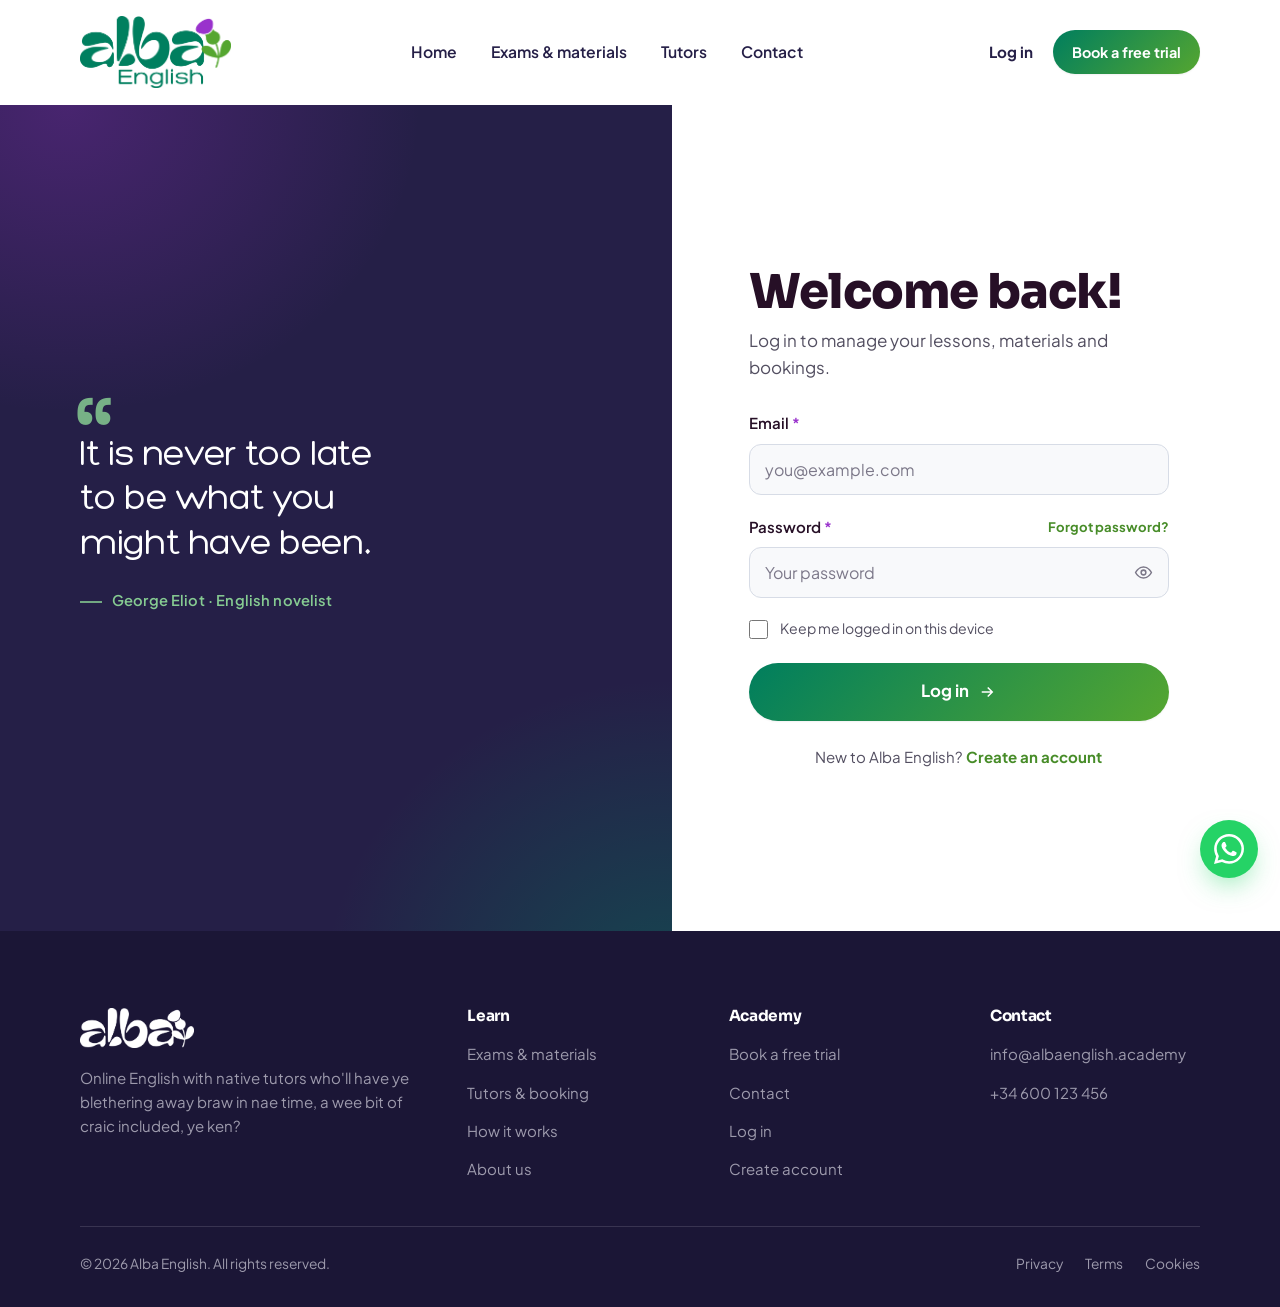
<file: login.html>
<!DOCTYPE html>
<html lang="en">
<head>
<meta charset="UTF-8" />
<meta name="viewport" content="width=device-width, initial-scale=1.0" />
<title>Log in, Alba English</title>
<meta name="description" content="Log in to your Alba English account to manage lessons, materials and progress." />
<link rel="icon" type="image/png" href="images/favicon.png" />
<link rel="preconnect" href="https://fonts.googleapis.com" />
<link rel="preconnect" href="https://fonts.gstatic.com" crossorigin />
<link href="https://fonts.googleapis.com/css2?family=Sora:wght@400;500;600;700;800&family=Plus+Jakarta+Sans:ital,wght@0,400;0,500;0,600;0,700;0,800;1,500&display=swap" rel="stylesheet" />
<link rel="stylesheet" href="styles/styles.css" />
</head>
<body>

<header class="site-head">
  <div class="wrap head-inner">
    <a href="index.html" class="brand" aria-label="Alba English home"><img src="images/logo.png" alt="Alba English" /></a>
    <nav class="nav" id="nav" aria-label="Primary">
      <a href="index.html">Home</a>
      <a href="exams.html">Exams &amp; materials</a>
      <a href="tutors.html">Tutors</a>
      <a href="contact.html">Contact</a>
      <a href="login.html" class="nav-only-mobile">Log in</a>
      <a href="book.html" class="nav-only-mobile">Book a free trial</a>
    </nav>
    <div class="head-cta">
      <a href="login.html" class="head-login">Log in</a>
      <a href="book.html" class="btn btn-primary btn--sm">Book a free trial</a>
      <button class="burger" id="burger" aria-label="Open menu" aria-expanded="false" aria-controls="nav"><span></span><span></span><span></span></button>
    </div>
  </div>
</header>

<main>
<div class="auth" data-screen-label="Log in">
  <!-- Brand panel -->
  <aside class="auth-aside" style="background-position: center center; align-items: flex-start; justify-content: center; flex-direction: column; padding: clamp(48px,6vw,80px) clamp(48px,6vw,80px) clamp(48px,6vw,80px) max(40px, calc((100vw - 1200px) / 2 + 40px))">
    <blockquote class="auth-q" id="authQuote">
      <span class="auth-q-text">It is never too late to be what you might have been.</span>
      <cite>George Eliot · English novelist</cite>
    </blockquote>
  </aside>

  <!-- Form -->
  <div class="auth-main">
    <div class="auth-form">
      <a href="index.html" class="auth-back"><svg width="16" height="16" viewBox="0 0 24 24" fill="none" stroke="currentColor" stroke-width="2" aria-hidden="true"><path d="m15 18-6-6 6-6"/></svg>Back to home</a>
      <a href="index.html" class="auth-logo-sm" aria-label="Alba English home"><img src="images/logo.png" alt="Alba English" /></a>
      <h1 style="font-family: Sora; font-weight: 800; font-size: 48px;">Welcome back!</h1>
      <p class="sub">Log in to manage your lessons, materials and bookings.</p>

      <form id="loginForm" data-validate novalidate>
        <div class="field">
          <label for="email">Email <span class="req" aria-hidden="true">*</span></label>
          <input class="input" type="email" id="email" name="email" autocomplete="email" placeholder="you@example.com" required />
          <span class="field-err">Please enter a valid email address.</span>
        </div>
        <div class="field">
          <label for="password" style="display:flex;justify-content:space-between;align-items:center;"><span>Password <span class="req" aria-hidden="true">*</span></span><a href="#" class="forgot">Forgot password?</a></label>
          <div class="pw-wrap">
            <input class="input" type="password" id="password" name="password" autocomplete="current-password" placeholder="Your password" required />
            <button type="button" class="pw-toggle" data-pw aria-label="Show password"><svg width="19" height="19" viewBox="0 0 24 24" fill="none" stroke="currentColor" stroke-width="1.9" aria-hidden="true"><path d="M2 12s3.5-7 10-7 10 7 10 7-3.5 7-10 7-10-7-10-7z"/><circle cx="12" cy="12" r="3"/></svg></button>
          </div>
          <span class="field-err">Please enter your password.</span>
        </div>
        <div class="checkbox-row" style="margin-bottom:24px;">
          <input type="checkbox" id="remember" name="remember" />
          <label for="remember">Keep me logged in on this device</label>
        </div>
        <button type="submit" class="btn btn-primary btn--lg btn--block">Log in <span class="ar" aria-hidden="true"><svg width="18" height="18" viewBox="0 0 24 24" fill="none" stroke="currentColor" stroke-width="2"><path d="M5 12h14M13 6l6 6-6 6"/></svg></span></button>
      </form>

      <p class="auth-alt">New to Alba English? <a href="signup.html">Create an account</a></p>
    </div>
  </div>
</div>
</main>

<footer class="site-foot">
  <div class="wrap">
    <div class="foot-top">
      <div class="foot-brand">
        <img src="images/logo-cream.png" alt="Alba English" />
        <p>Online English with native tutors who'll have ye blethering away braw in nae time, a wee bit of craic included, ye ken?</p>
      </div>
      <div class="foot-col">
        <h4>Learn</h4>
        <ul>
          <li><a href="exams.html">Exams &amp; materials</a></li>
          <li><a href="tutors.html">Tutors &amp; booking</a></li>
          <li><a href="exams.html#how-lessons-work">How it works</a></li>
          <li><a href="index.html#about">About us</a></li>
        </ul>
      </div>
      <div class="foot-col">
        <h4>Academy</h4>
        <ul>
          <li><a href="book.html">Book a free trial</a></li>
          <li><a href="contact.html">Contact</a></li>
          <li><a href="login.html">Log in</a></li>
          <li><a href="signup.html">Create account</a></li>
        </ul>
      </div>
      <div class="foot-col">
        <h4>Contact</h4>
        <ul>
          <li><a href="mailto:info@albaenglish.academy">info@albaenglish.academy</a></li>
          <li><a href="tel:+34600123456">+34 600 123 456</a></li>
        </ul>
      </div>
    </div>
    <div class="foot-bottom">
      <span>© 2026 Alba English. All rights reserved.</span>
      <div class="foot-legal">
        <a href="privacy.html">Privacy</a>
        <a href="terms.html">Terms</a>
        <a href="cookies.html">Cookies</a>
      </div>
    </div>
  </div>
</footer>

<script src="js/script.js"></script>
<script>
/* Rotating testimonials in the auth brand panel, smooth fade in/out */
(function(){
  var QUOTES=[
    {q:'It is never too late to be what you might have been.',by:'George Eliot · English novelist'},
    {q:'Education is the point at which we decide whether we love the world enough to assume responsibility for it.',by:'Hannah Arendt · political theorist'},
    {q:'The beginning is always today.',by:'Mary Wollstonecraft · English philosopher'},
    {q:'The learning process is something you can incite, literally incite, like a riot.',by:'Audre Lorde · poet & activist'},
    {q:'You have to act as if it were possible to radically transform the world.',by:'Angela Davis · activist & scholar'},
    {q:'We delight in the beauty of the butterfly, but rarely admit the changes it has gone through.',by:'Maya Angelou · poet'},
    {q:'The classroom remains the most radical space of possibility.',by:'bell hooks · writer & educator'},
    {q:'There is no gate, no lock, no bolt that you can set upon the freedom of my mind.',by:'Virginia Woolf · English writer'},
    {q:'Those who do not move, do not notice their chains.',by:'Rosa Luxemburg · revolutionary'}
  ];
  var box=document.getElementById('authQuote');
  if(!box) return;
  var textEl=box.querySelector('.auth-q-text');
  var citeEl=box.querySelector('cite');
  var i=0;
  function show(n){
    box.classList.add('is-fading');
    setTimeout(function(){
      var r=QUOTES[n];
      textEl.textContent=r.q;
      citeEl.textContent=r.by;
      box.classList.remove('is-fading');
    },450);
  }
  if(!window.matchMedia||!matchMedia('(prefers-reduced-motion: reduce)').matches){
    setInterval(function(){ i=(i+1)%QUOTES.length; show(i); },6000);
  }
})();
</script>
</body>
</html>
</file>
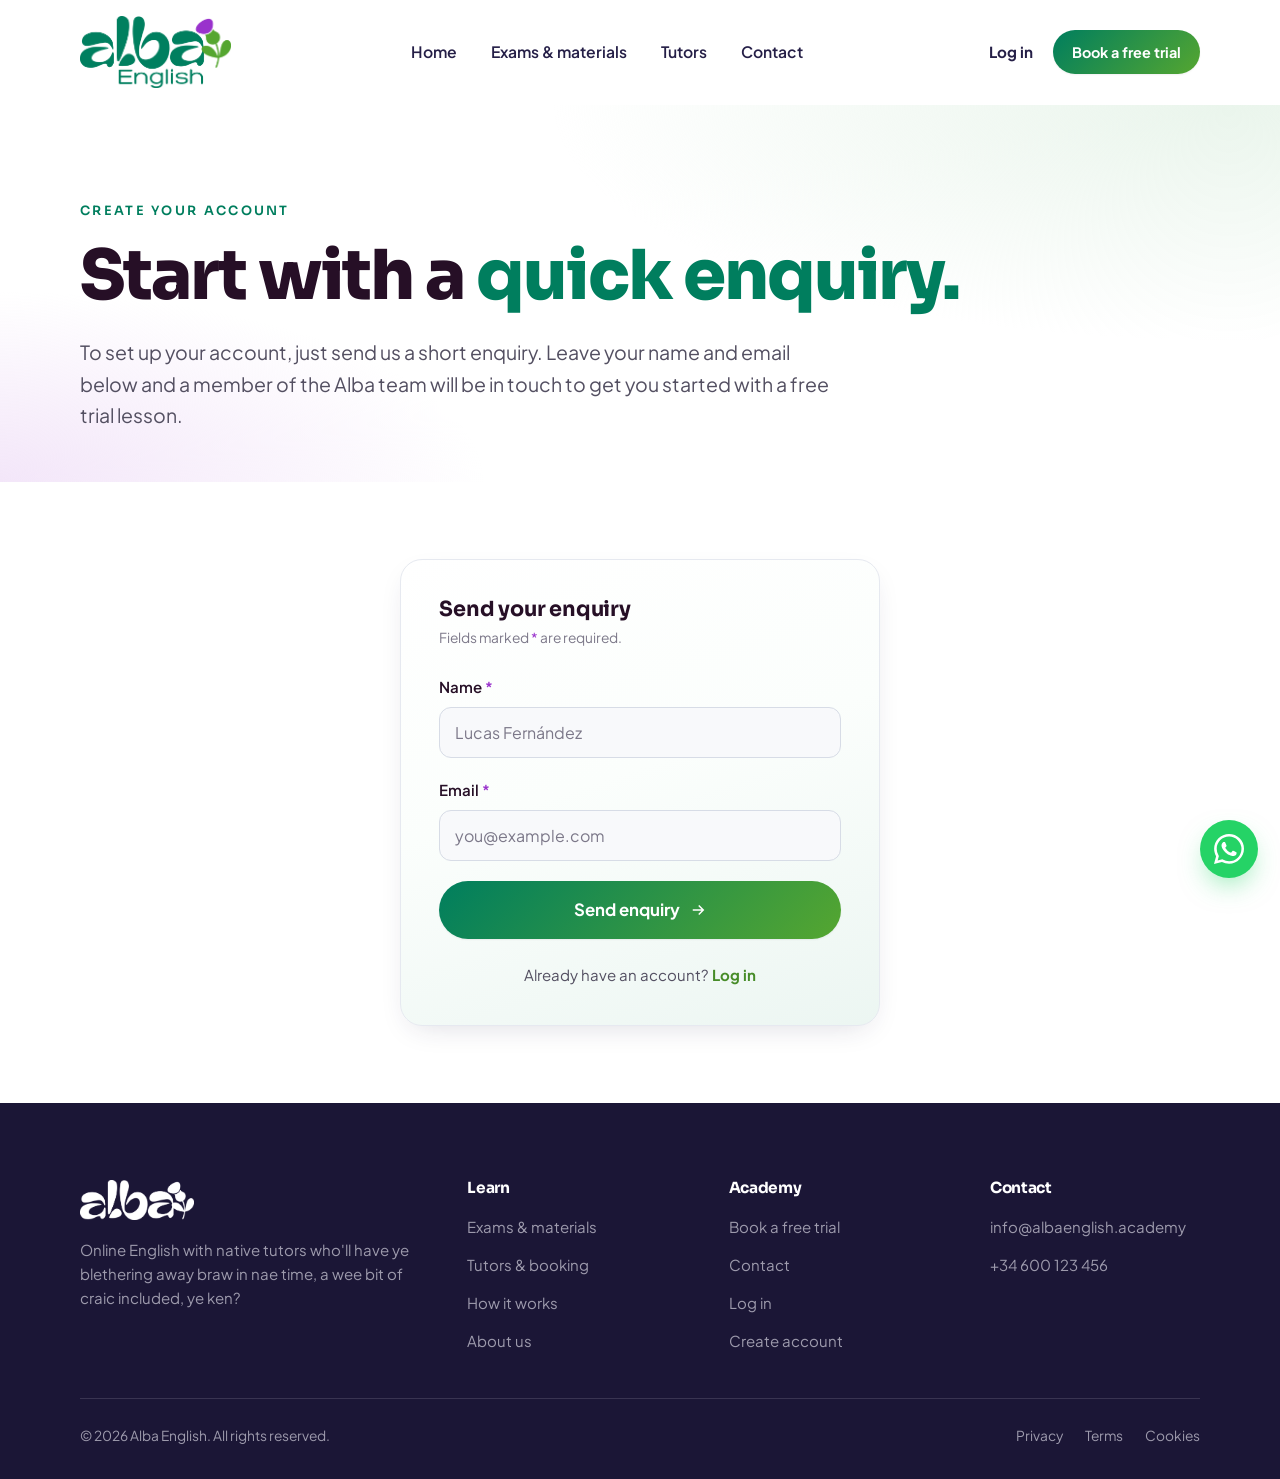
<file: signup.html>
<!DOCTYPE html>
<html lang="en">
<head>
<meta charset="UTF-8" />
<meta name="viewport" content="width=device-width, initial-scale=1.0" />
<title>Create your account, Alba English</title>
<meta name="description" content="Create your Alba English account by sending a quick enquiry, just your name and email, and our team will set you up." />
<link rel="icon" type="image/png" href="images/favicon.png" />
<link rel="preconnect" href="https://fonts.googleapis.com" />
<link rel="preconnect" href="https://fonts.gstatic.com" crossorigin />
<link href="https://fonts.googleapis.com/css2?family=Sora:wght@400;500;600;700;800&family=Plus+Jakarta+Sans:ital,wght@0,400;0,500;0,600;0,700;0,800;1,500&display=swap" rel="stylesheet" />
<link rel="stylesheet" href="styles/styles.css" />
</head>
<body>

<header class="site-head">
  <div class="wrap head-inner">
    <a href="index.html" class="brand" aria-label="Alba English home"><img src="images/logo.png" alt="Alba English" /></a>
    <nav class="nav" id="nav" aria-label="Primary">
      <a href="index.html">Home</a>
      <a href="exams.html">Exams &amp; materials</a>
      <a href="tutors.html">Tutors</a>
      <a href="contact.html">Contact</a>
      <a href="login.html" class="nav-only-mobile">Log in</a>
      <a href="book.html" class="nav-only-mobile">Book a free trial</a>
    </nav>
    <div class="head-cta">
      <a href="login.html" class="head-login">Log in</a>
      <a href="book.html" class="btn btn-primary btn--sm">Book a free trial</a>
      <button class="burger" id="burger" aria-label="Open menu" aria-expanded="false" aria-controls="nav"><span></span><span></span><span></span></button>
    </div>
  </div>
</header>

<main>

<!-- ===== PAGE HEAD ===== -->
<section class="page-head" data-screen-label="Create account hero">
  <div class="wrap">
    <span class="kicker reveal"><span class="no">—</span> Create your account</span>
    <h1 class="reveal d1">Start with a <span class="it">quick enquiry.</span></h1>
    <p class="lede reveal d1" style="margin-top:24px;max-width:54ch;">To set up your account, just send us a short enquiry. Leave your name and email below and a member of the Alba team will be in touch to get you started with a free trial lesson.</p>
  </div>
</section>

<!-- ===== ENQUIRY FORM ===== -->
<section class="section--snug" data-screen-label="Enquiry form">
  <div class="wrap signup-wrap">
    <div class="form-card reveal">
      <form id="signupForm" data-validate data-success="#signupSuccess" novalidate>
        <h2 class="h3" style="margin-bottom:6px;">Send your enquiry</h2>
        <p class="muted small" style="margin-bottom:26px;">Fields marked <span class="req" aria-hidden="true">*</span> are required.</p>
        <div class="field">
          <label for="fullName">Name <span class="req" aria-hidden="true">*</span></label>
          <input class="input" type="text" id="fullName" name="fullName" autocomplete="name" placeholder="Lucas Fernández" required />
          <span class="field-err">Please enter your name.</span>
        </div>
        <div class="field">
          <label for="email">Email <span class="req" aria-hidden="true">*</span></label>
          <input class="input" type="email" id="email" name="email" autocomplete="email" placeholder="you@example.com" required />
          <span class="field-err">Please enter a valid email address.</span>
        </div>
        <button type="submit" class="btn btn-primary btn--lg btn--block">Send enquiry <span class="ar" aria-hidden="true"><svg width="18" height="18" viewBox="0 0 24 24" fill="none" stroke="currentColor" stroke-width="2"><path d="M5 12h14M13 6l6 6-6 6"/></svg></span></button>
      </form>

      <div id="signupSuccess" class="form-success">
        <div class="fic" aria-hidden="true"><svg width="32" height="32" viewBox="0 0 24 24" fill="none" stroke="currentColor" stroke-width="2.4"><path d="M20 6 9 17l-5-5"/></svg></div>
        <h2 class="h3" style="margin-bottom:10px;">Enquiry sent, thank you!</h2>
        <p class="muted" style="max-width:360px;margin:0 auto 22px;">We've received your details and a member of the Alba team will be in touch within one working day to set up your account and book your free trial.</p>
        <a href="index.html" class="btn btn-line">Back to home</a>
      </div>

      <p class="auth-alt" style="margin-top:24px;">Already have an account? <a href="login.html">Log in</a></p>
    </div>
  </div>
</section>

</main>

<footer class="site-foot">
  <div class="wrap">
    <div class="foot-top">
      <div class="foot-brand">
        <img src="images/logo-cream.png" alt="Alba English" />
        <p>Online English with native tutors who'll have ye blethering away braw in nae time, a wee bit of craic included, ye ken?</p>
      </div>
      <div class="foot-col">
        <h4>Learn</h4>
        <ul>
          <li><a href="exams.html">Exams &amp; materials</a></li>
          <li><a href="tutors.html">Tutors &amp; booking</a></li>
          <li><a href="exams.html#how-lessons-work">How it works</a></li>
          <li><a href="index.html#about">About us</a></li>
        </ul>
      </div>
      <div class="foot-col">
        <h4>Academy</h4>
        <ul>
          <li><a href="book.html">Book a free trial</a></li>
          <li><a href="contact.html">Contact</a></li>
          <li><a href="login.html">Log in</a></li>
          <li><a href="signup.html">Create account</a></li>
        </ul>
      </div>
      <div class="foot-col">
        <h4>Contact</h4>
        <ul>
          <li><a href="mailto:info@albaenglish.academy">info@albaenglish.academy</a></li>
          <li><a href="tel:+34600123456">+34 600 123 456</a></li>
        </ul>
      </div>
    </div>
    <div class="foot-bottom">
      <span>© 2026 Alba English. All rights reserved.</span>
      <div class="foot-legal">
        <a href="privacy.html">Privacy</a>
        <a href="terms.html">Terms</a>
        <a href="cookies.html">Cookies</a>
      </div>
    </div>
  </div>
</footer>

<script src="js/script.js"></script>
</body>
</html>
</file>
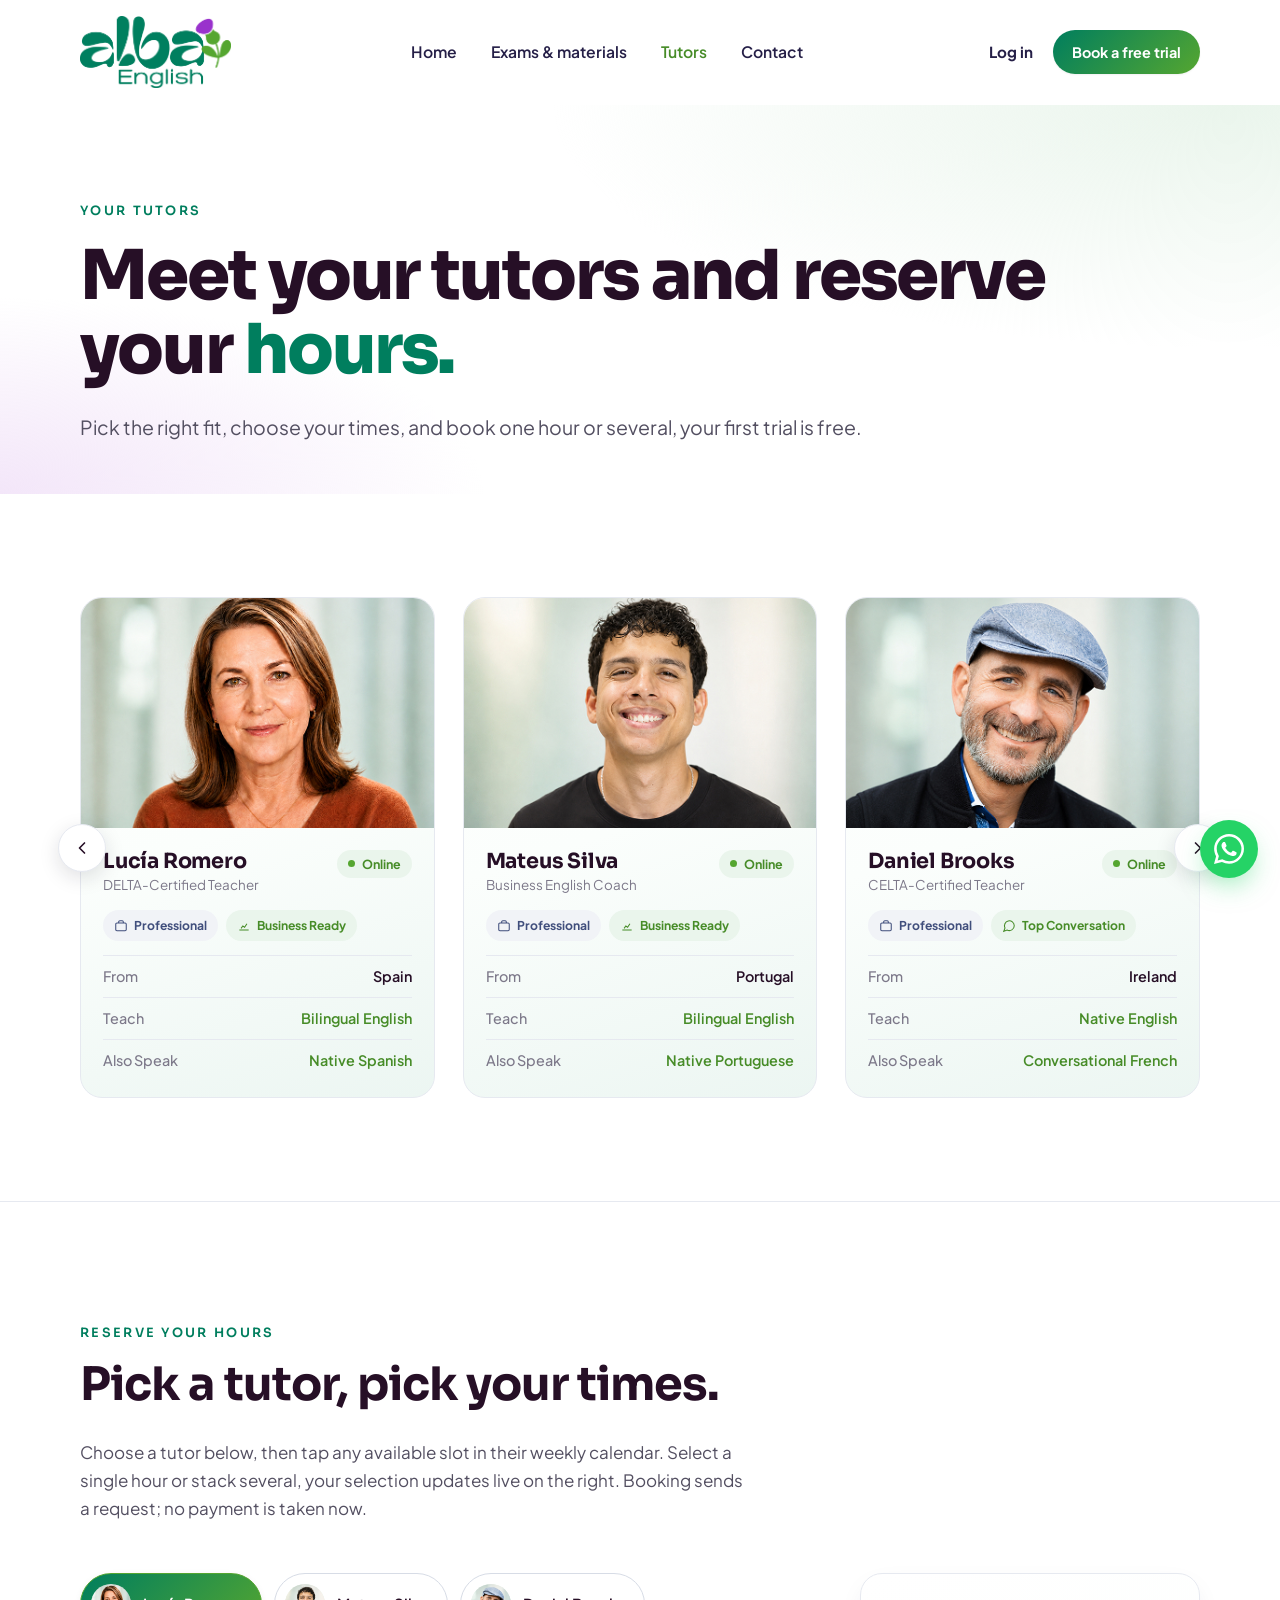
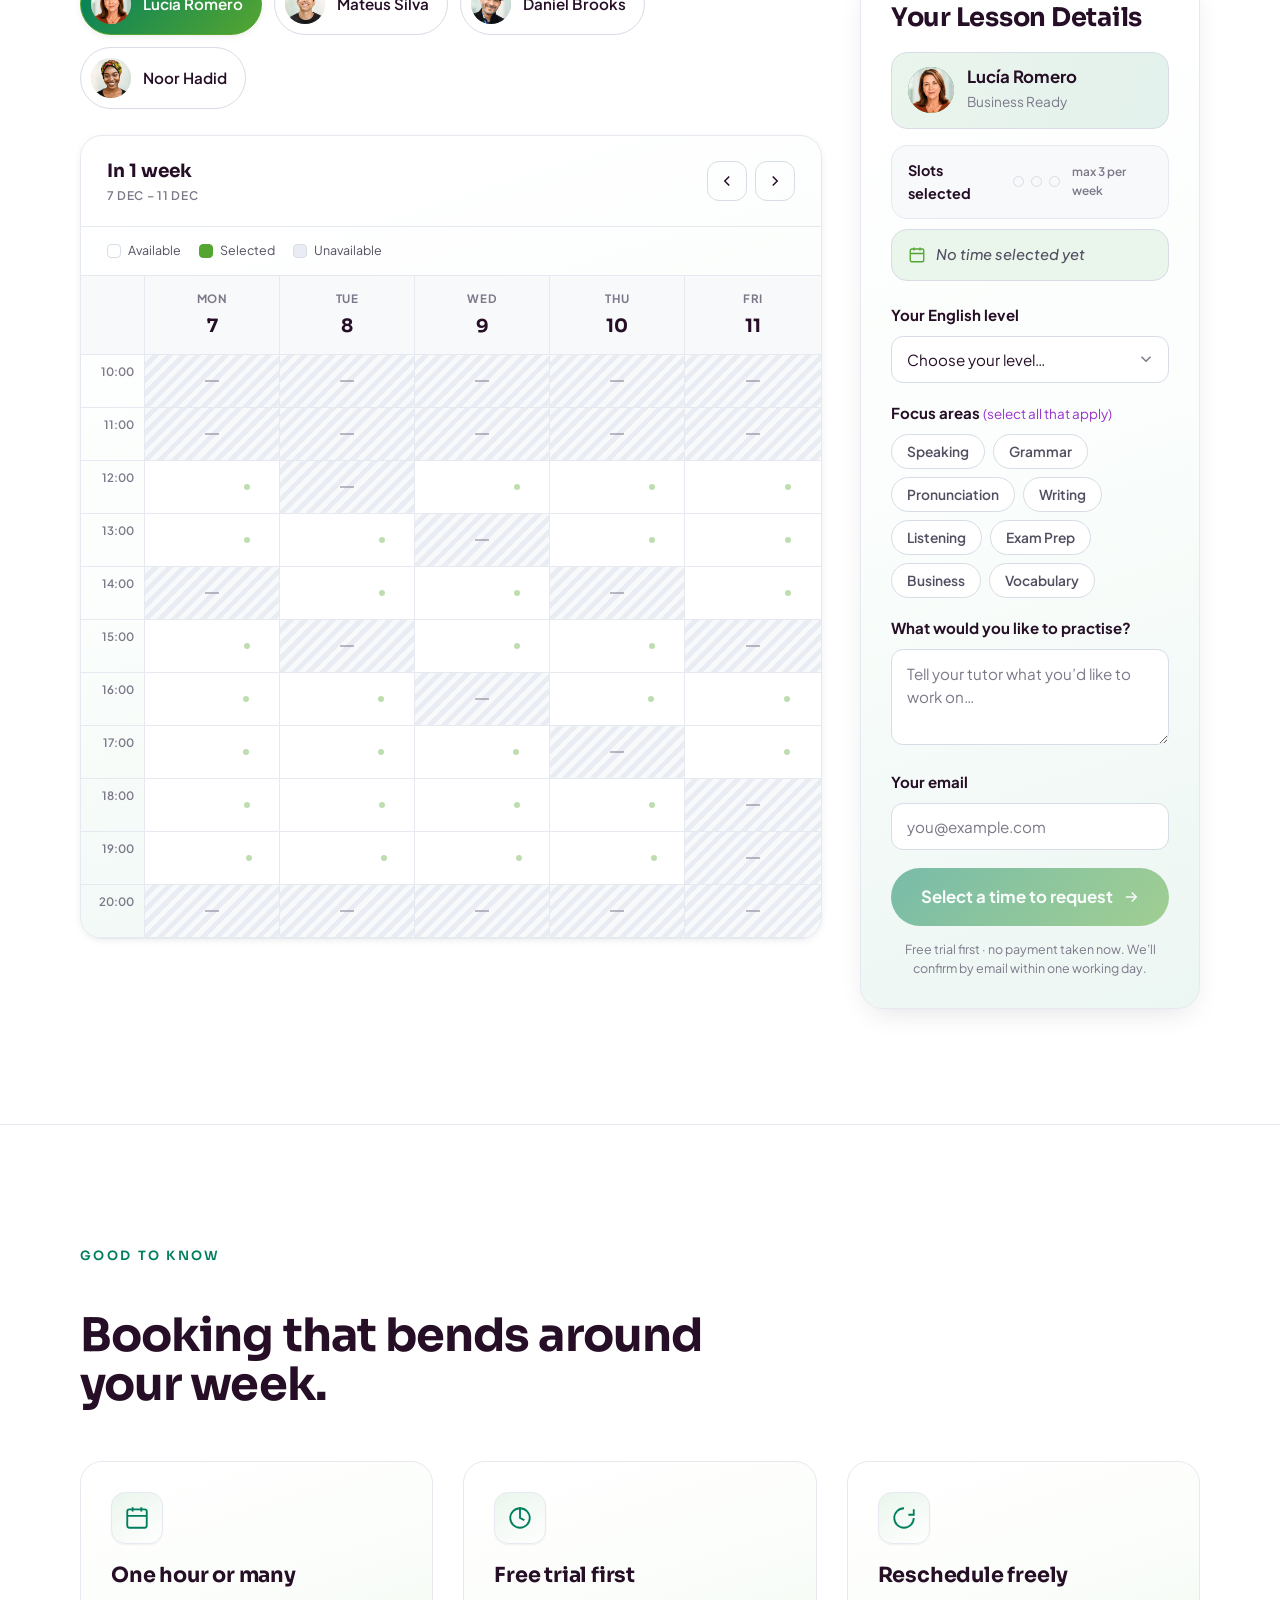
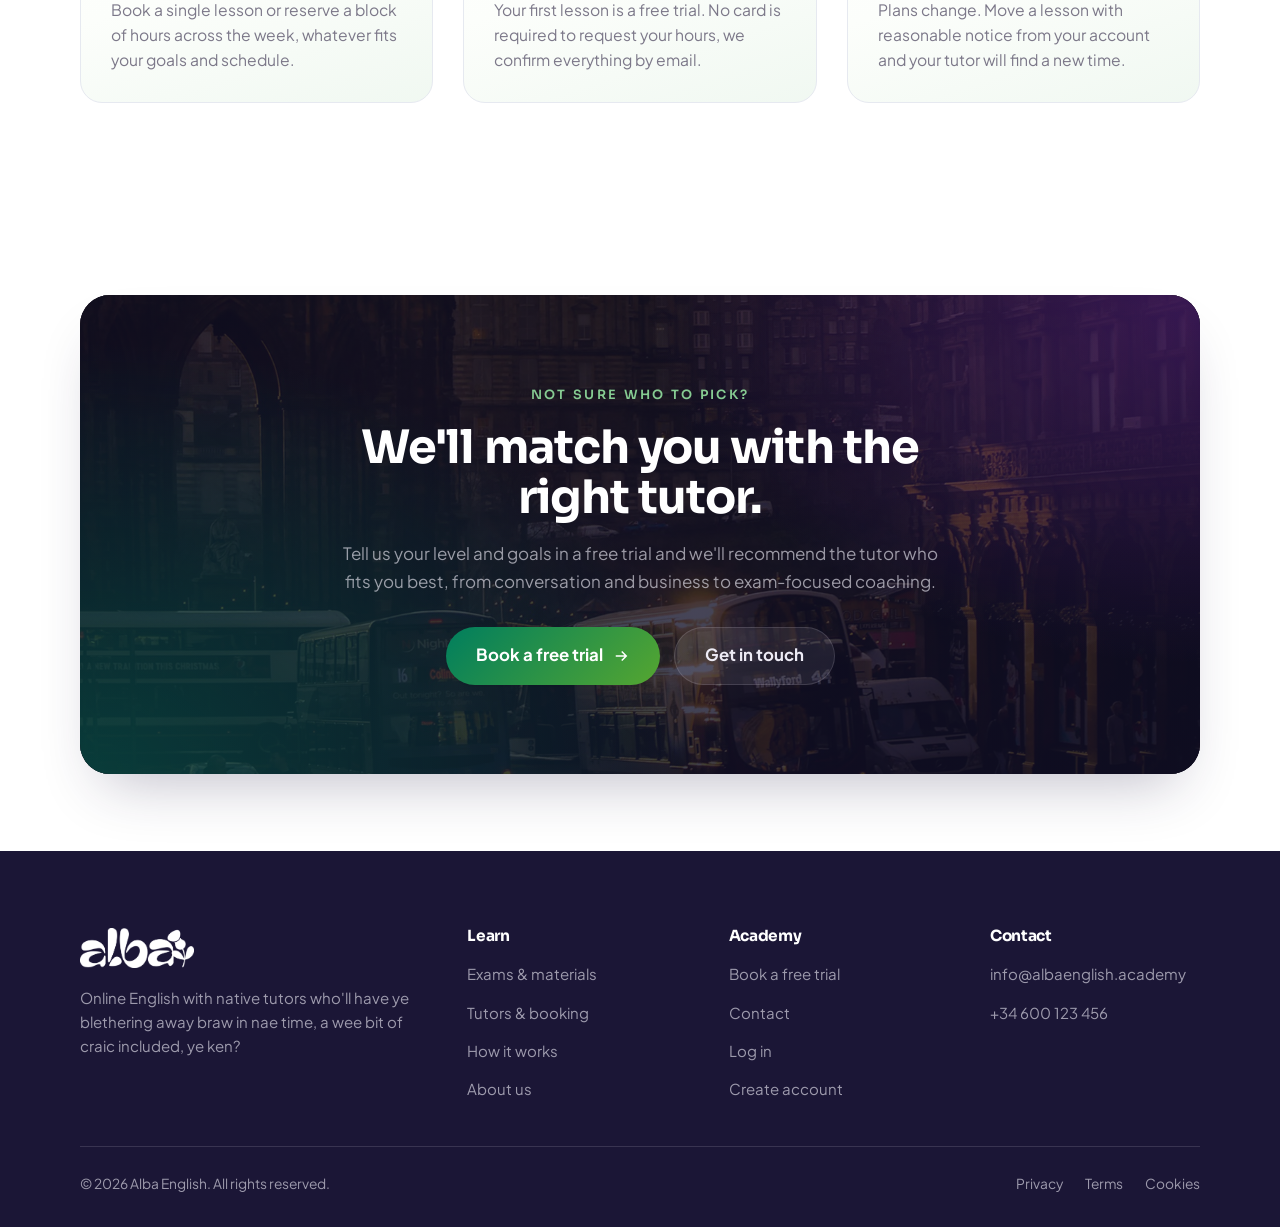
<file: tutors.html>
<!DOCTYPE html>
<html lang="en">
<head>
<meta charset="UTF-8" />
<meta name="viewport" content="width=device-width, initial-scale=1.0" />
<title>Tutors &amp; Booking, Alba English</title>
<meta name="description" content="Meet our certified native English tutors and reserve one or several hours directly in their weekly calendar." />
<link rel="icon" type="image/png" href="images/favicon.png" />
<link rel="preconnect" href="https://fonts.googleapis.com" />
<link rel="preconnect" href="https://fonts.gstatic.com" crossorigin />
<link href="https://fonts.googleapis.com/css2?family=Sora:wght@400;500;600;700;800&family=Plus+Jakarta+Sans:ital,wght@0,400;0,500;0,600;0,700;0,800;1,500&display=swap" rel="stylesheet" />
<link rel="stylesheet" href="styles/styles.css" />
</head>
<body>

<header class="site-head">
  <div class="wrap head-inner">
    <a href="index.html" class="brand" aria-label="Alba English home"><img src="images/logo.png" alt="Alba English" /></a>
    <nav class="nav" id="nav" aria-label="Primary">
      <a href="index.html">Home</a>
      <a href="exams.html">Exams &amp; materials</a>
      <a href="tutors.html">Tutors</a>
      <a href="contact.html">Contact</a>
      <a href="login.html" class="nav-only-mobile">Log in</a>
      <a href="book.html" class="nav-only-mobile">Book a free trial</a>
    </nav>
    <div class="head-cta">
      <a href="login.html" class="head-login">Log in</a>
      <a href="book.html" class="btn btn-primary btn--sm">Book a free trial</a>
      <button class="burger" id="burger" aria-label="Open menu" aria-expanded="false" aria-controls="nav"><span></span><span></span><span></span></button>
    </div>
  </div>
</header>

<main>

<!-- ===== PAGE HEAD ===== -->
<section class="page-head" data-screen-label="Tutors hero">
  <div class="wrap">
    <span class="kicker reveal"><span class="no">—</span> Your tutors</span>
    <h1 class="reveal d1">Meet your tutors and reserve your <span class="it">hours.</span></h1>
    <p class="lede reveal d1" style="margin-top:24px;max-width:56ch;">Pick the right fit, choose your times, and book one hour or several, your first trial is free.</p>
  </div>
</section>

<!-- ===== PROFILES ===== -->
<section class="section--snug" data-screen-label="Tutor profiles">
  <div class="wrap">
    <div class="tutor-carousel reveal" data-tutor-carousel>
      <div class="tutor-track">
      <article class="tutor-card">
        <div class="ph"><img src="images/tutors/lucia.jpg" alt="Lucía Romero" /></div>
        <div class="body-in">
          <div class="tc-head">
            <div><h3 class="h3">Lucía Romero</h3><p class="tc-role">DELTA-Certified Teacher</p></div>
            <button class="tc-online" type="button" aria-label="Lucía is online now"><span class="dot" aria-hidden="true"></span>Online<span class="tip">Available now</span></button>
          </div>
          <div class="tc-badges"><span class="tc-badge"><svg viewBox="0 0 24 24" fill="none" stroke="currentColor" stroke-width="1.8" aria-hidden="true"><rect x="3" y="7" width="18" height="13" rx="2"/><path d="M8 7V5a2 2 0 0 1 2-2h4a2 2 0 0 1 2 2v2"/></svg>Professional</span><span class="tc-badge alt"><svg viewBox="0 0 24 24" fill="none" stroke="currentColor" stroke-width="1.8" aria-hidden="true"><path d="M4 19h16M7 16l3-4 3 2 4-6"/></svg>Business Ready</span></div>
          <dl class="tc-facts">
            <div><dt>From</dt><dd>Spain</dd></div>
            <div><dt>Teach</dt><dd class="hl">Bilingual English</dd></div>
            <div><dt>Also Speak</dt><dd class="hl">Native Spanish</dd></div>
          </dl>
        </div>
      </article>
      <article class="tutor-card">
        <div class="ph"><img src="images/tutors/mateus.jpg" alt="Mateus Silva" /></div>
        <div class="body-in">
          <div class="tc-head">
            <div><h3 class="h3">Mateus Silva</h3><p class="tc-role">Business English Coach</p></div>
            <button class="tc-online" type="button" aria-label="Mateus is online now"><span class="dot" aria-hidden="true"></span>Online<span class="tip">Available now</span></button>
          </div>
          <div class="tc-badges"><span class="tc-badge"><svg viewBox="0 0 24 24" fill="none" stroke="currentColor" stroke-width="1.8" aria-hidden="true"><rect x="3" y="7" width="18" height="13" rx="2"/><path d="M8 7V5a2 2 0 0 1 2-2h4a2 2 0 0 1 2 2v2"/></svg>Professional</span><span class="tc-badge alt"><svg viewBox="0 0 24 24" fill="none" stroke="currentColor" stroke-width="1.8" aria-hidden="true"><path d="M4 19h16M7 16l3-4 3 2 4-6"/></svg>Business Ready</span></div>
          <dl class="tc-facts">
            <div><dt>From</dt><dd>Portugal</dd></div>
            <div><dt>Teach</dt><dd class="hl">Bilingual English</dd></div>
            <div><dt>Also Speak</dt><dd class="hl">Native Portuguese</dd></div>
          </dl>
        </div>
      </article>
      <article class="tutor-card">
        <div class="ph"><img src="images/tutors/daniel.jpg" alt="Daniel Brooks" /></div>
        <div class="body-in">
          <div class="tc-head">
            <div><h3 class="h3">Daniel Brooks</h3><p class="tc-role">CELTA-Certified Teacher</p></div>
            <button class="tc-online" type="button" aria-label="Daniel is online now"><span class="dot" aria-hidden="true"></span>Online<span class="tip">Available now</span></button>
          </div>
          <div class="tc-badges"><span class="tc-badge"><svg viewBox="0 0 24 24" fill="none" stroke="currentColor" stroke-width="1.8" aria-hidden="true"><rect x="3" y="7" width="18" height="13" rx="2"/><path d="M8 7V5a2 2 0 0 1 2-2h4a2 2 0 0 1 2 2v2"/></svg>Professional</span><span class="tc-badge alt"><svg viewBox="0 0 24 24" fill="none" stroke="currentColor" stroke-width="1.8" aria-hidden="true"><path d="M21 11.5a8.4 8.4 0 0 1-12.3 7.4L3 21l2.1-5.7A8.4 8.4 0 1 1 21 11.5z"/></svg>Top Conversation</span></div>
          <dl class="tc-facts">
            <div><dt>From</dt><dd>Ireland</dd></div>
            <div><dt>Teach</dt><dd class="hl">Native English</dd></div>
            <div><dt>Also Speak</dt><dd class="hl">Conversational French</dd></div>
          </dl>
        </div>
      </article>
      <article class="tutor-card">
        <div class="ph"><img src="images/tutors/noor.jpg" alt="Noor Hadid" /></div>
        <div class="body-in">
          <div class="tc-head">
            <div><h3 class="h3">Noor Hadid</h3><p class="tc-role">TESOL-Certified Teacher</p></div>
            <button class="tc-online" type="button" aria-label="Noor is online now"><span class="dot" aria-hidden="true"></span>Online<span class="tip">Available now</span></button>
          </div>
          <div class="tc-badges"><span class="tc-badge"><svg viewBox="0 0 24 24" fill="none" stroke="currentColor" stroke-width="1.8" aria-hidden="true"><rect x="3" y="7" width="18" height="13" rx="2"/><path d="M8 7V5a2 2 0 0 1 2-2h4a2 2 0 0 1 2 2v2"/></svg>Professional</span><span class="tc-badge alt"><svg viewBox="0 0 24 24" fill="none" stroke="currentColor" stroke-width="1.8" aria-hidden="true"><circle cx="12" cy="12" r="9"/><path d="M8.5 12.5l2.4 2.4 4.6-5"/></svg>Exam Ready</span></div>
          <dl class="tc-facts">
            <div><dt>From</dt><dd>England</dd></div>
            <div><dt>Teach</dt><dd class="hl">Native English</dd></div>
            <div><dt>Also Speak</dt><dd class="hl">Native Arabic</dd></div>
          </dl>
        </div>
      </article>
      </div>
    </div>
  </div>
</section>

<!-- ===== BOOKING ===== -->
<section class="section ruled" id="bookingSection" data-screen-label="Booking calendar">
  <div class="wrap">
    <div class="lead-grid" style="margin-bottom:clamp(30px,4vw,52px);">
      <div class="lg-aside reveal">
        <span class="kicker"><span class="no">01</span> Reserve your hours</span>
        <h2 class="h2">Pick a tutor, pick your times.</h2>
      </div>
      <div class="reveal d1"><p class="body body--measure">Choose a tutor below, then tap any available slot in their weekly calendar. Select a single hour or stack several, your selection updates live on the right. Booking sends a request; no payment is taken now.</p></div>
    </div>

    <div class="booking" id="booking">
      <div class="booking-main">
        <div class="tutor-tabs" role="tablist" aria-label="Choose a tutor">
          <button class="tutor-tab" data-tutor="lucia" role="tab"><span class="ta" aria-hidden="true">L</span><span class="tn"><b>Lucía Romero</b></span></button>
          <button class="tutor-tab" data-tutor="mateus" role="tab"><span class="ta" aria-hidden="true">M</span><span class="tn"><b>Mateus Silva</b></span></button>
          <button class="tutor-tab" data-tutor="daniel" role="tab"><span class="ta" aria-hidden="true">D</span><span class="tn"><b>Daniel Brooks</b></span></button>
          <button class="tutor-tab" data-tutor="noor" role="tab"><span class="ta" aria-hidden="true">N</span><span class="tn"><b>Noor Hadid</b></span></button>
        </div>

        <div class="cal-card">
          <div class="cal-top">
            <div class="wk" id="calWeek">This week</div>
            <div class="cal-nav">
              <button id="calPrev" aria-label="Previous week"><svg width="18" height="18" viewBox="0 0 24 24" fill="none" stroke="currentColor" stroke-width="2"><path d="m15 18-6-6 6-6"/></svg></button>
              <button id="calNext" aria-label="Next week"><svg width="18" height="18" viewBox="0 0 24 24" fill="none" stroke="currentColor" stroke-width="2"><path d="m9 18 6-6-6-6"/></svg></button>
            </div>
          </div>
          <div class="cal-legend">
            <span class="lg"><span class="sw free"></span>Available</span>
            <span class="lg"><span class="sw sel"></span>Selected</span>
            <span class="lg"><span class="sw taken"></span>Unavailable</span>
          </div>
          <div class="cal-scroll"><div class="cal-grid" id="calGrid"></div></div>
        </div>
      </div>

      <aside class="booking-summary" id="bookingSummary" aria-live="polite"></aside>
    </div>
  </div>
</section>

<!-- ===== HOW BOOKING WORKS ===== -->
<section class="section ruled" data-screen-label="How booking works">
  <div class="wrap">
    <div class="lead-grid" style="margin-bottom:clamp(32px,4vw,56px);">
      <div class="lg-aside reveal"><span class="kicker"><span class="no">02</span> Good to know</span></div>
      <div class="reveal d1"><h2 class="h2" style="max-width:18ch;">Booking that bends around your week.</h2></div>
    </div>
    <div class="principles reveal">
      <div class="principle">
        <span class="pico" aria-hidden="true"><svg viewBox="0 0 24 24" fill="none" stroke="currentColor" stroke-width="1.7"><rect x="3" y="4" width="18" height="17" rx="2"/><path d="M16 2v4M8 2v4M3 10h18"/></svg></span>
        <h3 class="h3">One hour or many</h3>
        <p>Book a single lesson or reserve a block of hours across the week, whatever fits your goals and schedule.</p>
      </div>
      <div class="principle">
        <span class="pico" aria-hidden="true"><svg viewBox="0 0 24 24" fill="none" stroke="currentColor" stroke-width="1.7"><path d="M12 2v10l4 2"/><circle cx="12" cy="12" r="9"/></svg></span>
        <h3 class="h3">Free trial first</h3>
        <p>Your first lesson is a free trial. No card is required to request your hours, we confirm everything by email.</p>
      </div>
      <div class="principle">
        <span class="pico" aria-hidden="true"><svg viewBox="0 0 24 24" fill="none" stroke="currentColor" stroke-width="1.7"><path d="M21 12a9 9 0 1 1-9-9"/><path d="M21 4v5h-5"/></svg></span>
        <h3 class="h3">Reschedule freely</h3>
        <p>Plans change. Move a lesson with reasonable notice from your account and your tutor will find a new time.</p>
      </div>
    </div>
  </div>
</section>

<!-- ===== CTA BAND ===== -->
<section class="section--snug" data-screen-label="CTA">
  <div class="wrap">
    <div class="cta reveal">
      <img src="images/cta-tutors.jpg" alt="" class="cta-photo" />
      <div class="cta-inner">
        <span class="kicker kicker--on-dark"><span class="no">—</span> Not sure who to pick?</span>
        <h2 class="h2">We'll match you with the right tutor.</h2>
        <p class="body">Tell us your level and goals in a free trial and we'll recommend the tutor who fits you best, from conversation and business to exam-focused coaching.</p>
        <div class="cta-actions">
          <a href="book.html" class="btn btn-primary btn--lg">Book a free trial <span class="ar" aria-hidden="true"><svg width="18" height="18" viewBox="0 0 24 24" fill="none" stroke="currentColor" stroke-width="2"><path d="M5 12h14M13 6l6 6-6 6"/></svg></span></a>
          <a href="contact.html" class="btn btn-ghost-light btn--lg">Get in touch</a>
        </div>
      </div>
    </div>
  </div>
</section>

</main>

<footer class="site-foot">
  <div class="wrap">
    <div class="foot-top">
      <div class="foot-brand">
        <img src="images/logo-cream.png" alt="Alba English" />
        <p>Online English with native tutors who'll have ye blethering away braw in nae time, a wee bit of craic included, ye ken?</p>
      </div>
      <div class="foot-col">
        <h4>Learn</h4>
        <ul>
          <li><a href="exams.html">Exams &amp; materials</a></li>
          <li><a href="tutors.html">Tutors &amp; booking</a></li>
          <li><a href="exams.html#how-lessons-work">How it works</a></li>
          <li><a href="index.html#about">About us</a></li>
        </ul>
      </div>
      <div class="foot-col">
        <h4>Academy</h4>
        <ul>
          <li><a href="book.html">Book a free trial</a></li>
          <li><a href="contact.html">Contact</a></li>
          <li><a href="login.html">Log in</a></li>
          <li><a href="signup.html">Create account</a></li>
        </ul>
      </div>
      <div class="foot-col">
        <h4>Contact</h4>
        <ul>
          <li><a href="mailto:info@albaenglish.academy">info@albaenglish.academy</a></li>
          <li><a href="tel:+34600123456">+34 600 123 456</a></li>
        </ul>
      </div>
    </div>
    <div class="foot-bottom">
      <span>© 2026 Alba English. All rights reserved.</span>
      <div class="foot-legal">
        <a href="privacy.html">Privacy</a>
        <a href="terms.html">Terms</a>
        <a href="cookies.html">Cookies</a>
      </div>
    </div>
  </div>
</footer>

<script src="js/script.js"></script>
<script>
/* Tutor cards: a custom "View calendar" cursor on hover; the whole card is a
   link that jumps to the booking calendar and preselects that tutor. */
(function(){
  var cards = document.querySelectorAll('.tutor-carousel .tutor-card');
  if(!cards.length) return;

  // First name, accent-stripped, matches the tutor-tab data-tutor key.
  var keyOf = function(s){
    return (s||'').normalize('NFD').replace(/[\u0300-\u036f]/g,'').trim().split(/\s+/)[0].toLowerCase();
  };

  var canHover = window.matchMedia && window.matchMedia('(hover:hover) and (pointer:fine)').matches;
  var cur = null;
  if(canHover){
    cur = document.createElement('div');
    cur.className = 'tc-cursor';
    cur.innerHTML = '<svg viewBox="0 0 24 24" width="16" height="16" fill="none" stroke="currentColor" stroke-width="2" stroke-linecap="round" stroke-linejoin="round" aria-hidden="true"><rect x="3" y="4" width="18" height="17" rx="2"/><path d="M16 2v4M8 2v4M3 10h18"/></svg><span>View calendar</span>';
    document.body.appendChild(cur);
    window.addEventListener('pointerup', function(){ cur.classList.remove('is-down'); });
  }

  function open(name){
    var t = document.querySelector('.tutor-tab[data-tutor="'+name+'"]');
    if(t) t.click();                                   // preselect this tutor's calendar
    if(!document.getElementById('bookingSection')) return;
    // Native anchor navigation scrolls reliably (smooth via CSS) and clears
    // the header via scroll-margin-top. Reset first so a repeat click on an
    // already-#bookingSection URL still re-triggers the jump.
    if(location.hash === '#bookingSection'){
      history.replaceState(null, '', location.pathname + location.search);
    }
    location.hash = 'bookingSection';
  }

  cards.forEach(function(card){
    var full = ((card.querySelector('.h3')||{}).textContent || '').trim();
    var key  = keyOf(full);
    card.setAttribute('role','link');
    card.setAttribute('tabindex','0');
    card.setAttribute('aria-label','View ' + full + '\u2019s calendar');

    if(canHover){
      card.style.cursor = 'none';
      card.addEventListener('mouseenter', function(){ cur.classList.add('is-on'); });
      card.addEventListener('mouseleave', function(){ cur.classList.remove('is-on'); });
      card.addEventListener('mousemove', function(e){
        cur.style.left = e.clientX + 'px';
        cur.style.top  = e.clientY + 'px';
      });
      card.addEventListener('pointerdown', function(){ cur.classList.add('is-down'); });
    } else {
      card.style.cursor = 'pointer';
    }

    card.addEventListener('click', function(e){
      // Let the presence dot keep its own click.
      if(e.target.closest('.tc-online')) return;
      // Capture-phase + stop: navigate before the empty image-slot can open its
      // file browser (which would otherwise swallow the click). Photos are still
      // added by dragging an image onto the slot (drag events are unaffected).
      e.preventDefault();
      e.stopPropagation();
      open(key);
    }, true);
    card.addEventListener('keydown', function(e){
      if(e.key === 'Enter' || e.key === ' '){ e.preventDefault(); open(key); }
    });
  });
})();
</script>
</body>
</html>
</file>
<file: styles/styles.css>
/* ===========================================================
   Alba English v2 — modern ed-tech system
   Whites + light greys · Indigo/plum ink · Green CTAs · Orchid pop
   Sora (display) + Plus Jakarta Sans (UI/body)
   =========================================================== */
:root{
  /* Neutrals */
  --white:#FFFFFF;
  --grey-50:#F8F9FB;
  --grey-100:#F1F3F7;
  --grey-150:#E9ECF2;
  --grey-200:#E1E5EC;
  --grey-300:#D2D7E1;
  --line:#E6E9F0;
  --line-2:#D7DCE6;
  /* Brand inks */
  --plum:#260F26;
  --indigo:#251F47;
  --indigo-2:#1B1636;
  --blue:#404E7C;
  --body:#534F61;
  --body-soft:#7C7889;
  /* Greens — logo palette */
  --green:#55A630;      /* leaf green (primary CTA) */
  --green-600:#478C28;
  --green-700:#3C7822;
  --emerald:#007E5E;    /* logo wordmark jade */
  --emerald-600:#00684D;
  --emerald-700:#005740;
  --emerald-bg:#E3F1EC;
  --sage:#71B48D;
  --mint:#86CB92;
  --mint-bg:#EAF5EC;
  --mint-bg-2:#DCEFDF;
  /* Logo green gradients */
  --grad-green:linear-gradient(135deg,#007E5E 0%,#55A630 100%);
  --grad-green-700:linear-gradient(135deg,#00684D 0%,#478C28 100%);
  --grad-card:linear-gradient(162deg,#FFFFFF 0%,#FBFEFC 46%,var(--emerald-bg) 132%);
  --grad-card-mint:linear-gradient(162deg,#FFFFFF 0%,#FCFEFB 46%,var(--mint-bg) 130%);
  /* Orchid pop */
  --orchid:#9932CC;
  --orchid-600:#882FB6;
  --orchid-bg:#F3E6F9;
  /* Feedback */
  --err:#C8453B;
  --err-bg:#FBEBEA;
  /* On dark */
  --on-dark:#EDEBF5;
  --on-dark-soft:rgba(237,235,245,.62);
  --on-dark-line:rgba(237,235,245,.14);
  /* Type */
  --display:"Sora",system-ui,-apple-system,Segoe UI,sans-serif;
  --sans:"Plus Jakarta Sans",system-ui,-apple-system,Segoe UI,sans-serif;
  /* Radius */
  --r-xs:8px;
  --r-sm:12px;
  --r:16px;
  --r-lg:22px;
  --r-xl:30px;
  --r-pill:999px;
  /* Shadow — soft */
  --sh-xs:0 1px 2px rgba(38,15,38,.06);
  --sh-sm:0 2px 8px -2px rgba(38,15,38,.10);
  --sh:0 10px 30px -12px rgba(37,31,71,.18);
  --sh-lg:0 30px 60px -24px rgba(37,31,71,.30);
  --sh-green:0 16px 30px -14px rgba(0,126,94,.40);
  --ease:cubic-bezier(.2,.7,.3,1);
  --wrap:1200px;
  --gut:40px;
}
*,*::before,*::after{box-sizing:border-box;margin:0;padding:0;}
html{-webkit-font-smoothing:antialiased;text-rendering:optimizeLegibility;font-size:16px;scroll-behavior:smooth;}
body{font-family:var(--sans);background:var(--white);color:var(--body);line-height:1.6;font-size:1.0625rem;overflow-x:hidden;}
img{max-width:100%;display:block;}
a{color:inherit;text-decoration:none;}
button{font-family:inherit;cursor:pointer;border:none;background:none;}
::selection{background:var(--mint);color:var(--plum);}

.wrap{max-width:var(--wrap);margin:0 auto;padding:0 var(--gut);}

/* ---------- Typography ---------- */
h1,h2,h3,h4{font-family:var(--display);color:var(--plum);line-height:1.08;letter-spacing:-.02em;font-weight:700;}
h1{font-size:clamp(2.6rem,5.4vw,4.3rem);font-weight:800;letter-spacing:-.03em;}
.h2{font-size:clamp(2rem,3.6vw,3rem);font-weight:700;}
.h3{font-size:1.3rem;font-weight:700;letter-spacing:-.01em;}
.it{color:var(--green);font-style:normal;}
.em{color:var(--plum);font-weight:600;}
.body{font-size:1.0625rem;color:var(--body);line-height:1.65;}
.body--measure{max-width:46ch;}
.statement{font-family:var(--display);font-weight:500;font-size:clamp(1.4rem,2.4vw,2rem);line-height:1.34;color:var(--plum);letter-spacing:-.01em;}
.statement .em{font-weight:700;}
.statement .un{color:var(--blue);}

.kicker{display:inline-flex;align-items:center;gap:9px;font-family:var(--display);font-weight:600;font-size:.8rem;letter-spacing:.18em;text-transform:uppercase;color:var(--emerald);}
.kicker .no{font-family:var(--display);font-variant-numeric:tabular-nums;color:var(--orchid);font-weight:700;font-size:.92em;letter-spacing:.06em;}
.kicker--on-dark{color:var(--mint);}
.kicker--on-dark .no{color:var(--mint);}

.link{display:inline-flex;align-items:center;gap:8px;font-weight:700;color:var(--green-600);transition:gap .2s var(--ease);}
.link .ar{transition:transform .25s var(--ease);}
.ar{display:inline-flex;align-items:center;}
.ar svg{display:block;}
.link:hover{gap:11px;}

/* ---------- Buttons ---------- */
.btn{display:inline-flex;align-items:center;justify-content:center;gap:9px;white-space:nowrap;font-family:var(--sans);font-weight:700;font-size:.98rem;line-height:1;padding:0 24px;height:52px;border-radius:var(--r-pill);transition:background .2s var(--ease),color .2s,border-color .2s,transform .14s var(--ease),box-shadow .25s var(--ease);}
.btn .ar{transition:transform .25s var(--ease);}
.btn:hover .ar{transform:translateX(3px);}
.btn:active{transform:translateY(1px);}
.btn--sm{height:44px;font-size:.9rem;padding:0 19px;}
.btn--lg{height:58px;font-size:1.05rem;padding:0 30px;}
.btn--block{width:100%;}
.btn-primary{background:var(--green);color:#fff;box-shadow:var(--sh-xs);}
.btn-primary:hover{background:var(--green-600);box-shadow:var(--sh-green);transform:translateY(-2px);}
.btn-primary:active{transform:translateY(0);}
.btn-dark{background:var(--indigo);color:#fff;}
.btn-dark:hover{background:var(--indigo-2);transform:translateY(-2px);box-shadow:var(--sh);}
.btn-line{background:transparent;color:var(--plum);border:1.5px solid var(--line-2);}
.btn-line:hover{border-color:var(--plum);background:var(--grey-150);transform:translateY(-2px);box-shadow:var(--sh);}
.btn-line:active{transform:translateY(0);}
.btn-white{background:#fff;color:var(--indigo);box-shadow:var(--sh-sm);}
.btn-white:hover{transform:translateY(-2px);box-shadow:var(--sh);}
.btn-ghost-light{background:rgba(237,235,245,.08);color:var(--on-dark);border:1.5px solid var(--on-dark-line);}
.btn-ghost-light:hover{border-color:var(--on-dark);background:rgba(237,235,245,.14);transform:translateY(-2px);}
.btn-ghost-light:active{transform:translateY(0);}
.btn:disabled{opacity:.5;cursor:not-allowed;transform:none;box-shadow:none;}

.stars{color:var(--green);letter-spacing:.08em;font-size:.95rem;}

/* ---------- Header ---------- */
.site-head{position:sticky;top:0;z-index:100;background:rgba(255,255,255,.82);backdrop-filter:saturate(160%) blur(14px);-webkit-backdrop-filter:saturate(160%) blur(14px);border-bottom:1px solid transparent;transition:border-color .25s,box-shadow .25s,background .25s;}
.site-head.is-stuck{border-color:var(--line);box-shadow:var(--sh-sm);}
.head-inner{display:flex;align-items:center;justify-content:space-between;gap:24px;height:104px;}
.brand img{height:72px;width:auto;}
.nav{display:flex;align-items:center;gap:6px;}
.nav a{position:relative;padding:9px 14px;font-weight:600;font-size:.98rem;color:var(--indigo);border-radius:var(--r-xs);transition:background .18s,color .18s;}
.nav a:hover{color:var(--green-600);}
.nav a::after{content:"";position:absolute;left:14px;right:14px;bottom:3px;height:2px;background:var(--green-600);transform:scaleX(0);transform-origin:left;transition:transform .18s;}
.nav a:hover::after{transform:scaleX(1);}
.nav a.active{color:var(--green-600);}
.head-cta{display:flex;align-items:center;gap:14px;}
.head-login{position:relative;font-weight:700;font-size:.95rem;color:var(--indigo);padding:8px 6px;transition:color .18s;}
.head-login::after{content:"";position:absolute;left:6px;right:6px;bottom:3px;height:2px;background:var(--green-600);transform:scaleX(0);transform-origin:left;transition:transform .18s;}
.head-login:hover{color:var(--green-600);}
.head-login:hover::after{transform:scaleX(1);}
.nav-only-mobile{display:none;}
.burger{display:none;flex-direction:column;justify-content:center;gap:5px;width:46px;height:46px;border-radius:var(--r-xs);}
.burger span{display:block;width:22px;height:2px;background:var(--indigo);border-radius:2px;transition:transform .25s var(--ease),opacity .2s;margin:0 auto;}
.burger[aria-expanded="true"] span:nth-child(1){transform:translateY(7px) rotate(45deg);}
.burger[aria-expanded="true"] span:nth-child(2){opacity:0;}
.burger[aria-expanded="true"] span:nth-child(3){transform:translateY(-7px) rotate(-45deg);}

/* ---------- Sections ---------- */
.section{padding:clamp(70px,9vw,120px) 0;}
.section--snug{padding:clamp(50px,6vw,80px) 0;}
.section.alt{background:var(--grey-50);}
.section.ruled{border-top:1px solid var(--line);}

.lead-grid{display:grid;grid-template-columns:1fr;gap:clamp(16px,2.2vw,28px);align-items:start;}
.lg-aside{position:static;}
.lg-aside:empty{display:none;}
.lg-aside .kicker{margin-bottom:16px;}
.lg-aside .h2{margin-bottom:0;}
.lead-grid .statement{max-width:48ch;}
.lead-grid .body{max-width:56ch;}
/* Overtitles: drop the leading number/dash */
.kicker .no{display:none;}

/* ---------- Hero ---------- */
.hero{position:relative;padding:clamp(56px,8vw,104px) 0 clamp(60px,8vw,96px);background:
  radial-gradient(120% 120% at 92% 0%,var(--mint-bg) 0%,transparent 46%),
  radial-gradient(90% 90% at 4% 100%,var(--orchid-bg) 0%,transparent 40%),
  var(--white);}
.hero-grid{display:grid;grid-template-columns:1.05fr .95fr;gap:clamp(36px,5vw,72px);align-items:center;}
.hero .kicker{margin-bottom:20px;}
.hero h1{margin-bottom:24px;}
.hero-sub{font-size:1.22rem;color:var(--body);max-width:40ch;line-height:1.55;}
.hero-cta{display:flex;flex-wrap:wrap;gap:14px;margin-top:34px;}
.hero-meta{display:flex;align-items:center;gap:22px;margin-top:40px;flex-wrap:wrap;}
.hero-meta .mi{display:flex;flex-direction:column;gap:3px;}
.hero-meta .mi span:last-child{font-size:.84rem;color:var(--body-soft);font-weight:500;}
.hero-meta .mi b{font-family:var(--display);font-size:1.5rem;font-weight:700;color:var(--plum);}
.hero-meta .mi>:first-child{display:flex;align-items:center;min-height:2rem;line-height:1;}
.hero-meta .mi .stars{margin-bottom:1px;}
.hero-divider{width:1px;height:38px;background:var(--line-2);}
.tabular{font-variant-numeric:tabular-nums;}

.hero-media{position:relative;}
.hero-media img,.hero-media video{display:block;width:100%;height:clamp(360px,46vw,520px);border-radius:var(--r-xl);overflow:hidden;box-shadow:var(--sh-lg);background:var(--grey-100);object-fit:cover;object-position:center 78%;}
.hero-tag{position:absolute;top:20px;left:20px;display:inline-flex;align-items:center;gap:8px;background:rgba(255,255,255,.92);backdrop-filter:blur(6px);padding:9px 15px;border-radius:var(--r-pill);font-weight:700;font-size:.84rem;color:var(--indigo);box-shadow:var(--sh-sm);}
.hero-tag .dot{width:8px;height:8px;border-radius:50%;background:var(--green);box-shadow:0 0 0 4px rgba(85,166,48,.22);animation:pulse 2.4s var(--ease) infinite;}
@keyframes pulse{0%,100%{box-shadow:0 0 0 4px rgba(85,166,48,.22);}50%{box-shadow:0 0 0 7px rgba(85,166,48,.05);}}
.hero-cred{position:absolute;bottom:20px;right:20px;display:flex;align-items:center;gap:12px;background:#fff;padding:14px 18px;border-radius:var(--r);box-shadow:var(--sh);max-width:78%;}
.hero-cred .seal{width:40px;height:40px;flex-shrink:0;border-radius:12px;background:var(--mint-bg);color:var(--green-600);display:flex;align-items:center;justify-content:center;}
.hero-cred .seal svg{width:22px;height:22px;}
.hero-cred b{display:block;font-family:var(--display);font-size:.96rem;color:var(--plum);font-weight:700;}
.hero-cred span{font-size:.8rem;color:var(--body-soft);}

/* ---------- Exam marquee ---------- */
.exam-marquee{background:var(--grey-50);border-top:1px solid var(--line);border-bottom:1px solid var(--line);padding:42px 0;display:flex;flex-direction:column;align-items:center;gap:26px;}
.mq-label{font-family:var(--sans);font-weight:700;font-size:.74rem;letter-spacing:.14em;text-transform:uppercase;color:var(--body-soft);}
.mq-viewport{width:100%;overflow:hidden;-webkit-mask-image:linear-gradient(90deg,transparent,#000 8%,#000 92%,transparent);mask-image:linear-gradient(90deg,transparent,#000 8%,#000 92%,transparent);}
.mq-track{display:flex;align-items:center;gap:clamp(40px,6vw,84px);width:max-content;animation:marquee 38s linear infinite;}
.mq-chip img{height:72px;width:auto;opacity:.58;filter:grayscale(1);transition:opacity .2s,filter .2s;}
.mq-chip:hover img{opacity:1;filter:none;}
@keyframes marquee{from{transform:translateX(0);}to{transform:translateX(-50%);}}

/* ---------- Programmes ---------- */
.prog-list{display:flex;flex-direction:column;}
.prog-row{display:grid;grid-template-columns:auto 1fr auto auto;align-items:center;gap:24px;padding:26px 0;border-top:1px solid var(--line);transition:padding-left .25s var(--ease);}
.prog-row:last-child{border-bottom:1px solid var(--line);}
.prog-row:hover{padding-left:10px;}
.prog-no{font-family:var(--display);font-weight:700;font-size:.9rem;color:var(--orchid);font-variant-numeric:tabular-nums;}
.prog-main h3{margin-bottom:5px;transition:color .2s;}
.prog-row:hover .prog-main h3{color:var(--green-600);}
.prog-main p{font-size:.96rem;color:var(--body-soft);max-width:52ch;}
.prog-level{font-weight:700;font-size:.82rem;color:var(--blue);background:var(--grey-100);padding:6px 12px;border-radius:var(--r-pill);white-space:nowrap;}
.prog-arrow{width:42px;height:42px;border-radius:50%;border:1.5px solid var(--line-2);display:flex;align-items:center;justify-content:center;color:var(--indigo);transition:all .2s var(--ease);}
.prog-row:hover .prog-arrow{background:var(--green);border-color:var(--green);color:#fff;transform:rotate(-2deg);}

/* ---------- Steps ---------- */
.steps-flow{display:grid;grid-template-columns:repeat(3,1fr);gap:clamp(20px,2.6vw,32px);counter-reset:step;}
.step{position:relative;padding:32px;background:var(--white);border:1px solid var(--line);border-radius:var(--r-lg);counter-increment:step;transition:transform .25s var(--ease),box-shadow .25s,border-color .25s;}
.step:hover{transform:translateY(-4px);box-shadow:var(--sh);border-color:var(--line-2);}
.step .sn{display:flex;align-items:center;justify-content:center;width:46px;height:46px;border-radius:14px;background:var(--mint-bg);color:var(--green-600);font-family:var(--display);font-weight:800;font-size:1.2rem;margin-bottom:20px;}
.step .sn::before{content:counter(step,decimal-leading-zero);}
.step h3{margin-bottom:10px;}
.step p{font-size:.98rem;color:var(--body-soft);}

/* ---------- Principles ---------- */
.principles{display:grid;grid-template-columns:repeat(3,1fr);gap:clamp(20px,2.6vw,30px);}
.principle{padding:30px;background:var(--grey-50);border:1px solid var(--line);border-radius:var(--r-lg);transition:transform .25s var(--ease),box-shadow .25s,background .25s;}
.principle:hover{transform:translateY(-4px);background:#fff;box-shadow:var(--sh);}
.principle .pico{display:flex;align-items:center;justify-content:center;width:52px;height:52px;border-radius:14px;background:#fff;border:1px solid var(--line);color:var(--green-600);margin-bottom:20px;box-shadow:var(--sh-xs);}
.principle .pico svg{width:26px;height:26px;}
.principle h3{margin-bottom:10px;}
.principle p{font-size:.98rem;color:var(--body-soft);}

/* ---------- Dark band ---------- */
.band{background:
  radial-gradient(90% 120% at 100% 0%,rgba(153,50,204,.20) 0%,transparent 50%),
  radial-gradient(80% 120% at 0% 100%,rgba(113,180,141,.18) 0%,transparent 50%),
  var(--indigo);color:var(--on-dark);}
.band h2,.band .h3{color:#fff;}
.band .body{color:var(--on-dark-soft);}
.exam-grid{display:grid;grid-template-columns:repeat(3,1fr);gap:18px;}
.exam-cell{display:flex;flex-direction:column;text-decoration:none;color:inherit;padding:26px;border:1px solid var(--on-dark-line);border-radius:var(--r);background:rgba(237,235,245,.04);transition:background .25s,transform .25s var(--ease),border-color .25s;}
.exam-cell:hover{background:rgba(237,235,245,.08);transform:translateY(-3px);border-color:rgba(237,235,245,.28);}
.exam-cell h3{margin-bottom:9px;font-size:1.18rem;}
.exam-cell p{font-size:.92rem;color:var(--on-dark-soft);margin-bottom:16px;line-height:1.55;}
.exam-cell .lvl{display:inline-block;font-weight:700;font-size:.76rem;letter-spacing:.04em;color:var(--mint);background:rgba(134,203,146,.12);padding:5px 11px;border-radius:var(--r-pill);}
.exam-cell .ec-foot{margin-top:auto;display:flex;align-items:center;justify-content:space-between;gap:14px;}
.exam-cell .ec-arrow{flex:none;width:36px;height:36px;border-radius:50%;border:1px solid var(--on-dark-line);display:flex;align-items:center;justify-content:center;color:var(--on-dark);transition:background .25s,color .25s,border-color .25s,transform .25s var(--ease);}
.exam-cell:hover .ec-arrow{background:var(--mint);border-color:var(--mint);color:var(--indigo);transform:translateX(2px);}

/* ---------- Tutors ---------- */
.tutors,.tutor-profiles{display:grid;grid-template-columns:repeat(3,1fr);gap:clamp(20px,2.4vw,28px);}
.tutor-card{position:relative;z-index:1;display:flex;flex-direction:column;background:var(--white);border:1px solid var(--line);border-radius:var(--r-lg);overflow:hidden;transition:transform .3s var(--ease),border-color .25s;}
.tutor-card:hover,.tutor-card:focus-within{transform:translateY(-6px);border-color:var(--line-2);z-index:3;}
.tutor-card .ph{position:relative;}
.tutor-card .ph img{display:block;width:100%;height:230px;background:var(--grey-100);}
.tutor-card .body-in{padding:22px 22px 16px;display:flex;flex-direction:column;flex:1;}
.tc-head{display:flex;align-items:flex-start;justify-content:space-between;gap:12px;margin-bottom:14px;}
.tc-role{font-size:.84rem;color:var(--body-soft);margin-top:2px;}
.tc-online{display:inline-flex;align-items:center;gap:7px;position:relative;font-weight:700;font-size:.78rem;color:var(--green-600);background:var(--mint-bg);padding:6px 11px;border-radius:var(--r-pill);}
.tc-online .dot{width:7px;height:7px;border-radius:50%;background:var(--green);}
@media (prefers-reduced-motion: no-preference){.tc-online .dot{animation:dotPulse 2.2s ease-out infinite;}}
@keyframes dotPulse{0%{box-shadow:0 0 0 0 rgba(85,166,48,.55);}70%{box-shadow:0 0 0 7px rgba(85,166,48,0);}100%{box-shadow:0 0 0 0 rgba(85,166,48,0);}}
.tc-online .tip{position:absolute;bottom:calc(100% + 8px);right:0;background:var(--indigo);color:#fff;font-size:.72rem;font-weight:600;padding:6px 10px;border-radius:8px;white-space:nowrap;opacity:0;pointer-events:none;transition:opacity .18s,transform .18s;transform:translateY(4px);}
.tc-online:hover .tip{opacity:1;transform:translateY(0);}
.tc-badges{display:flex;flex-wrap:wrap;gap:8px;margin-bottom:14px;}
.tc-badge{display:inline-flex;align-items:center;gap:6px;font-weight:700;font-size:.76rem;color:var(--blue);background:var(--grey-100);padding:6px 11px;border-radius:var(--r-pill);}
.tc-badge.alt{color:var(--green-600);background:var(--mint-bg);}
.tc-badge svg{width:14px;height:14px;}
.tc-rating{display:flex;align-items:center;gap:8px;margin-bottom:16px;}
.tc-rating b{font-family:var(--display);font-weight:700;color:var(--plum);}
.tc-facts{display:flex;flex-direction:column;gap:0;margin-bottom:0;}
.tc-facts>div{display:flex;justify-content:space-between;gap:12px;padding:9px 0;border-top:1px solid var(--line);font-size:.9rem;}
.tc-facts dt{color:var(--body-soft);font-weight:500;}
.tc-facts dd{font-weight:600;color:var(--plum);}
.tc-facts dd.hl{color:var(--green-600);}
.tutor-card .ft{margin-top:auto;}

/* Custom "View calendar" cursor that follows the pointer over a tutor card. */
.tc-cursor{position:fixed;left:0;top:0;z-index:300;display:flex;align-items:center;gap:8px;
  padding:11px 18px;border-radius:999px;background:var(--green);color:#fff;
  font-family:var(--sans);font-weight:600;font-size:.92rem;letter-spacing:-.01em;white-space:nowrap;
  pointer-events:none;box-shadow:0 10px 28px rgba(20,20,40,.22);opacity:0;
  transform:translate(-50%,-50%) scale(.5);transition:opacity .16s var(--ease),transform .2s var(--ease);}
.tc-cursor.is-on{opacity:1;transform:translate(-50%,-50%) scale(1);}
.tc-cursor.is-down{opacity:0;transform:translate(-50%,-50%) scale(.82);}
.tc-cursor svg{flex-shrink:0;}

/* Offset anchor jumps so the sticky header doesn't cover the calendar. */
#bookingSection{scroll-margin-top:120px;}

/* ---------- Tutor carousel (paged) ---------- */
.tutor-carousel-wrap{--cols:3;--gap:clamp(20px,2.4vw,28px);position:relative;}
.tc-stage{position:relative;}
.tutor-carousel{position:relative;overflow:hidden;padding:26px 0;}
.tutor-track{display:flex;align-items:flex-start;gap:var(--gap);cursor:grab;transition:transform .55s cubic-bezier(.4,0,.2,1);}
.tutor-track:active{cursor:grabbing;}
.tutor-track .tutor-card{flex:0 0 calc((100% - (var(--cols) - 1) * var(--gap)) / var(--cols));}
@media (max-width:1040px){.tutor-carousel-wrap{--cols:2;}}
@media (max-width:680px){.tutor-carousel-wrap{--cols:1;}}
@media (prefers-reduced-motion: reduce){.tutor-track{transition:none;}}

/* arrows */
.tc-nav{position:absolute;top:50%;transform:translateY(-50%);z-index:5;width:48px;height:48px;border-radius:50%;background:var(--white);border:1px solid var(--line);box-shadow:0 6px 20px rgba(20,20,40,.13);display:flex;align-items:center;justify-content:center;color:var(--plum);cursor:pointer;transition:background .2s,color .2s,border-color .2s,opacity .25s,visibility .25s;}
.tc-nav:hover{background:var(--green);color:#fff;border-color:var(--green);}
.tc-nav svg{width:20px;height:20px;}
.tc-nav.prev{left:-22px;}
.tc-nav.next{right:-22px;}
.tc-nav[disabled]{opacity:0;visibility:hidden;pointer-events:none;}
@media (max-width:1240px){.tc-nav.prev{left:6px;}.tc-nav.next{right:6px;}}
@media (max-width:680px){.tc-nav{display:none !important;}}

/* dots */
.tc-dots{display:flex;justify-content:center;gap:8px;margin-top:24px;}
.tc-dots button{width:9px;height:9px;border-radius:50%;background:var(--grey-300);cursor:pointer;transition:background .2s,width .2s;}
.tc-dots button[aria-current="true"]{background:var(--green);width:24px;border-radius:5px;}

/* ---------- Split / materials ---------- */
.split{display:grid;grid-template-columns:1fr 1fr;gap:clamp(36px,5vw,72px);align-items:center;}
.split-media img,.split-media video{display:block;width:100%;height:clamp(320px,40vw,460px);border-radius:var(--r-xl);overflow:hidden;box-shadow:var(--sh-lg);background:var(--grey-100);object-fit:cover;object-position:center;}
.checklist{list-style:none;display:flex;flex-direction:column;gap:16px;margin-top:28px;}
.checklist li{display:flex;gap:14px;align-items:flex-start;font-size:1rem;color:var(--body);}
.checklist .check{flex-shrink:0;width:26px;height:26px;border-radius:8px;background:var(--green);display:flex;align-items:center;justify-content:center;margin-top:1px;}
.checklist .check svg{width:15px;height:15px;color:#fff;}
.checklist b{color:var(--plum);font-weight:700;}
.split-media {
  position: relative;
  overflow: hidden;
  height: clamp(360px, 46vw, 520px);
  border-radius: var(--r-xl);
  box-shadow: var(--sh-lg);
  background: var(--grey-100);
}

.split-media img,
.split-media video,
.split-video {
  width: 100%;
  height: 100%;
  display: block;
  object-fit: cover;
  border-radius: inherit;
}

/* Video framing — vertical position inside the frame.
   "Who we are": higher % = video moves DOWN (shows lower part). */
.vid-who { object-position: 50% 35%; }
/* "Learning materials": lower % = video moves UP (shows higher part). */
.vid-materials { object-position: 50% 78%; }

/* ---------- Testimonials ---------- */
.quote-block{display:grid;grid-template-columns:1.25fr .75fr;gap:clamp(30px,4vw,56px);align-items:stretch;}
.review-feature{position:relative;display:flex;flex-direction:column;justify-content:center;padding:36px 40px;background:var(--indigo);border-radius:var(--r-xl);color:var(--on-dark);box-shadow:var(--sh-lg);overflow:hidden;}
.review-feature::before{content:"\201C";position:absolute;top:-20px;left:24px;font-family:var(--display);font-size:9rem;color:rgba(134,203,146,.16);line-height:1;}
.bigquote{position:relative;font-family:var(--display);font-weight:500;font-size:clamp(1.55rem,2.7vw,2.15rem);line-height:1.4;color:#fff;letter-spacing:-.01em;transition:opacity .4s var(--ease),transform .4s var(--ease);}
.bigquote .em{color:var(--mint);font-weight:700;}
.quote-by{display:flex;align-items:center;gap:14px;margin-top:28px;}
.quote-by .av{width:46px;height:46px;border-radius:50%;background:linear-gradient(135deg,var(--sage),var(--orchid));background-size:cover;background-position:center;flex-shrink:0;}
/* === FOTOS DE LAS RESEÑAS (Index) — cambia solo las url() === */
.review-feature[data-r="0"]  .av{background-image:url('../images/reviews/saul.jpg?v=2');}
.review-feature[data-r="1"]  .av{background-image:url('../images/reviews/cristina.jpg?v=2');}
.review-feature[data-r="2"]  .av{background-image:url('../images/reviews/lucia-cid.jpg?v=2');}
.review-feature[data-r="3"]  .av{background-image:url('../images/reviews/sokhna.jpg?v=2');}
.review-feature[data-r="4"]  .av{background-image:url('../images/reviews/alba.jpg?v=2');}
.review-feature[data-r="5"]  .av{background-image:url('../images/reviews/antia.jpg?v=2');}
.review-feature[data-r="6"]  .av{background-image:url('../images/reviews/lola.jpg?v=2');}
.review-feature[data-r="7"]  .av{background-image:url('../images/reviews/giulia.jpg?v=2');}
.review-feature[data-r="8"]  .av{background-image:url('../images/reviews/mehmet.jpg?v=2');}
.review-feature[data-r="9"]  .av{background-image:url('../images/reviews/amelie.jpg?v=2');}
.review-feature[data-r="10"] .av{background-image:url('../images/reviews/lukas.jpg?v=2');}
.quote-by b{display:block;color:#fff;font-family:var(--display);font-weight:700;font-size:1rem;}
.quote-by > span > span{font-size:.86rem;color:var(--on-dark-soft);}
.review-feature.is-swapping .bigquote{opacity:0;transform:translateY(8px);}

.review-mini-wrap{display:flex;flex-direction:column;gap:16px;}
.mini-quotes{display:flex;flex-direction:column;gap:16px;}
.mini-quotes blockquote{padding:22px 24px;background:var(--grey-50);border:1px solid var(--line);border-radius:var(--r);transition:opacity .4s var(--ease),transform .4s var(--ease);}
.mini-quotes blockquote.is-swapping{opacity:0;transform:translateY(8px);}
.mini-quotes .stars{display:block;margin-bottom:10px;}
.mini-quotes p{font-size:.98rem;color:var(--plum);line-height:1.55;margin-bottom:12px;}
.mini-quotes footer{font-size:.82rem;color:var(--body-soft);font-weight:600;}
.review-dots{display:flex;gap:8px;flex-wrap:wrap;}
.review-dots button{width:9px;height:9px;border-radius:50%;background:var(--grey-300);transition:background .2s,transform .2s,width .2s;}
.review-dots button[aria-current="true"]{background:var(--green);width:24px;border-radius:5px;}

/* ---------- FAQ ---------- */
.faq{max-width:820px;margin:0 auto;display:flex;flex-direction:column;gap:12px;}
.faq-item{border:1px solid var(--line);border-radius:var(--r);background:var(--white);overflow:hidden;transition:border-color .2s,box-shadow .2s;}
.faq-item:has(.faq-q[aria-expanded="true"]){border-color:var(--line-2);box-shadow:var(--sh-sm);}
.faq-q{display:flex;align-items:center;justify-content:space-between;gap:18px;width:100%;text-align:left;padding:22px 26px;font-family:var(--display);font-weight:600;font-size:1.1rem;color:var(--plum);}
.faq-ic{flex-shrink:0;width:32px;height:32px;border-radius:50%;background:var(--grey-100);color:var(--green-600);display:flex;align-items:center;justify-content:center;transition:transform .3s var(--ease),background .2s;}
.faq-q[aria-expanded="true"] .faq-ic{transform:rotate(45deg);background:var(--green);color:#fff;}
.faq-a{max-height:0;overflow:hidden;transition:max-height .35s var(--ease);}
.faq-a-inner{padding:0 26px 24px;color:var(--body);font-size:1rem;line-height:1.65;}

/* ---------- Contact ---------- */
.contact{background:
  radial-gradient(90% 130% at 100% 0%,rgba(153,50,204,.18) 0%,transparent 52%),
  radial-gradient(80% 130% at 0% 100%,rgba(113,180,141,.16) 0%,transparent 50%),
  var(--indigo);
  border-radius:var(--r-xl);padding:clamp(36px,5vw,64px);color:var(--on-dark);box-shadow:var(--sh-lg);}
.contact-grid{display:grid;grid-template-columns:1.1fr .9fr;gap:clamp(32px,5vw,64px);align-items:center;}
.contact-l .kicker{margin-bottom:18px;}
.contact-l h2{color:#fff;margin-bottom:16px;}
.contact-l .body{color:var(--on-dark-soft);}
.contact-points{display:flex;flex-direction:column;gap:14px;margin-top:28px;}
.contact-points a,.contact-points div{display:flex;align-items:center;gap:13px;font-weight:500;color:var(--on-dark);font-size:1rem;transition:color .18s;}
.contact-points a:hover{color:var(--mint);}
.contact-points .ci{width:40px;height:40px;flex-shrink:0;border-radius:11px;background:rgba(237,235,245,.08);border:1px solid var(--on-dark-line);display:flex;align-items:center;justify-content:center;color:var(--mint);}
.contact-points .ci svg{width:19px;height:19px;}
.contact-r{background:#fff;border-radius:var(--r-lg);padding:clamp(28px,3vw,40px);box-shadow:var(--sh);}
.contact-r h3{color:var(--plum);margin-bottom:10px;font-size:1.5rem;}
.contact-r p{font-size:.96rem;color:var(--body-soft);margin-bottom:24px;}

/* ---------- Footer ---------- */
.site-foot{background:var(--indigo-2);color:var(--on-dark);padding:clamp(54px,6vw,80px) 0 32px;}
.foot-top{display:grid;grid-template-columns:1.6fr 1fr 1fr 1fr;gap:clamp(28px,4vw,56px);padding-bottom:44px;border-bottom:1px solid var(--on-dark-line);}
.foot-brand img{height:40px;width:auto;margin-bottom:18px;}
.foot-brand p{font-size:.94rem;color:var(--on-dark-soft);max-width:34ch;margin-bottom:20px;line-height:1.6;}
.foot-soc{display:flex;gap:10px;}
.foot-soc a{width:40px;height:40px;border-radius:11px;background:rgba(237,235,245,.06);border:1px solid var(--on-dark-line);display:flex;align-items:center;justify-content:center;color:var(--on-dark);transition:background .2s,color .2s,transform .2s;}
.foot-soc a:hover{background:var(--green);border-color:var(--green);color:#fff;transform:translateY(-2px);}
.foot-col h4{font-family:var(--display);font-weight:700;font-size:.96rem;color:#fff;margin-bottom:16px;}
.foot-col ul{list-style:none;display:flex;flex-direction:column;gap:11px;}
.foot-col a{font-size:.94rem;color:var(--on-dark-soft);transition:color .18s;}
.foot-col a:hover{color:var(--mint);}
.foot-bottom{display:flex;align-items:center;justify-content:space-between;gap:18px;padding-top:26px;font-size:.86rem;color:var(--on-dark-soft);}
.foot-legal{display:flex;gap:22px;}
.foot-legal a{transition:color .18s;}
.foot-legal a:hover{color:var(--mint);}

/* ---------- Reveal ---------- */
.reveal{opacity:1;transform:none;}
.anim .reveal{opacity:0;transform:translateY(24px);transition:opacity .7s var(--ease),transform .7s var(--ease);}
.anim .reveal.in{opacity:1;transform:none;}
.anim .reveal.d1{transition-delay:.08s;}
.anim .reveal.d2{transition-delay:.16s;}
.anim .reveal.d3{transition-delay:.24s;}

/* ---------- Responsive ---------- */
@media (min-width:981px){.nav{display:flex !important;}}

@media (max-width:1080px){
  :root{--gut:28px;}
  .steps-flow,.principles,.tutors,.tutor-profiles{grid-template-columns:repeat(2,1fr);}
  .exam-grid{grid-template-columns:repeat(2,1fr);}
  .tutors .tutor-card:nth-child(3),.tutor-profiles .tutor-card:nth-child(3){grid-column:1 / -1;}
  .tutors .tutor-card:nth-child(3){flex-direction:row;}
  .tutors .tutor-card:nth-child(3) .ph{width:40%;flex-shrink:0;}
  .tutors .tutor-card:nth-child(3) .ph img{height:100%;}
}

@media (max-width:980px){
  .burger{display:flex;}
  .nav{display:none;position:fixed;inset:74px 0 auto 0;flex-direction:column;align-items:stretch;gap:0;background:#fff;border-bottom:1px solid var(--line);box-shadow:var(--sh-lg);padding:10px 28px 24px;}
  .nav.open{display:flex;}
  .nav a{padding:15px 4px;font-size:1.05rem;border-bottom:1px solid var(--line);border-radius:0;}
  .nav a:hover{background:none;color:var(--green-600);}
  .nav-only-mobile{display:block;color:var(--green-600);font-weight:700;}
  .head-login{display:none;}
  .head-cta .btn-primary{display:none;}
  .hero-grid{grid-template-columns:1fr;gap:40px;}
  .hero-media{order:-1;}
  .lead-grid{grid-template-columns:1fr;gap:28px;}
  .lg-aside{position:static;}
  .quote-block{grid-template-columns:1fr;}
  .contact-grid{grid-template-columns:1fr;}
  .split{grid-template-columns:1fr;gap:36px;}
  .split-media{order:-1;}
  .foot-top{grid-template-columns:1fr 1fr;gap:32px;}
  .foot-brand{grid-column:1 / -1;}
}

@media (max-width:640px){
  :root{--gut:20px;}
  .section{padding:62px 0;}
  .steps-flow,.principles,.tutors,.tutor-profiles,.exam-grid{grid-template-columns:1fr;}
  .tutors .tutor-card:nth-child(3){flex-direction:column;}
  .tutors .tutor-card:nth-child(3) .ph{width:100%;}
  .tutors .tutor-card:nth-child(3) .ph img{height:230px;}
  .hero-cta .btn{width:100%;}
  .hero-meta{gap:16px;}
  .hero-divider{display:none;}
  .hero-cred{display:none;}
  .prog-row{grid-template-columns:auto 1fr auto;}
  .prog-row .prog-arrow{display:none;}
  .prog-main{grid-column:span 1;}
  .foot-top{grid-template-columns:1fr;gap:28px;}
  .foot-bottom{flex-direction:column;align-items:flex-start;}
  .faq-q{font-size:1rem;padding:18px 20px;}
}

@media (prefers-reduced-motion:reduce){
  *{animation-duration:.01ms !important;transition-duration:.01ms !important;}
  html{scroll-behavior:auto;}
  .reveal{opacity:1 !important;transform:none !important;}
  .mq-track{animation:none !important;}
}

/* ===========================================================
   INNER PAGES — added for v2 sub-pages
   =========================================================== */

/* ---------- Utilities ---------- */
.muted{color:var(--body-soft);}
.small{font-size:.86rem;}
.req{color:var(--orchid);}
.lede{font-size:1.22rem;color:var(--body);line-height:1.6;}

/* ---------- Page head ---------- */
.page-head{position:relative;padding:clamp(54px,7vw,92px) 0 clamp(34px,4vw,52px);
  background:
    radial-gradient(110% 130% at 96% 0%,var(--mint-bg) 0%,transparent 48%),
    radial-gradient(90% 120% at 0% 100%,var(--orchid-bg) 0%,transparent 42%),
    var(--white);}
.page-head .kicker{margin-bottom:18px;}
.page-head h1{margin-bottom:6px;}

/* ---------- Legal / prose pages ---------- */
.legal{display:grid;grid-template-columns:220px 1fr;gap:clamp(32px,5vw,72px);align-items:start;}
.legal-toc{position:sticky;top:104px;}
.legal-toc h4{font-size:.78rem;text-transform:uppercase;letter-spacing:.08em;color:var(--body-soft);margin-bottom:14px;}
.legal-toc ul{list-style:none;display:flex;flex-direction:column;gap:2px;}
.legal-toc a{display:block;padding:7px 12px;border-radius:9px;font-size:.92rem;color:var(--body-soft);border-left:2px solid transparent;transition:color .18s,background .18s,border-color .18s;}
.legal-toc a:hover{color:var(--plum);background:var(--grey-50);}
.legal-toc a.active{color:var(--plum);border-left-color:var(--green);background:var(--mint-bg);}
.legal-body{max-width:68ch;}
.legal-body .updated{display:inline-flex;align-items:center;gap:8px;font-size:.86rem;color:var(--body-soft);background:var(--grey-50);border:1px solid var(--line);padding:7px 14px;border-radius:var(--r-pill);margin-bottom:38px;}
.legal-body h2{font-size:clamp(1.3rem,2vw,1.6rem);margin:46px 0 14px;scroll-margin-top:100px;}
.legal-body h2:first-of-type{margin-top:0;}
.legal-body h3{font-size:1.06rem;margin:26px 0 8px;color:var(--plum);}
.legal-body p{color:var(--body);line-height:1.7;margin-bottom:16px;}
.legal-body ul{margin:0 0 16px;padding-left:0;list-style:none;display:flex;flex-direction:column;gap:10px;}
.legal-body ul li{position:relative;padding-left:26px;color:var(--body);line-height:1.65;}
.legal-body ul li::before{content:"";position:absolute;left:4px;top:.62em;width:7px;height:7px;border-radius:50%;background:var(--green);}
.legal-body a.inline{color:var(--green-600);text-decoration:underline;text-underline-offset:3px;text-decoration-thickness:1px;}
.legal-body a.inline:hover{color:var(--plum);}
.legal-body .legal-note{background:var(--grey-50);border:1px solid var(--line);border-radius:var(--r);padding:22px 24px;margin:8px 0 16px;}
.legal-body .legal-note p:last-child{margin-bottom:0;}
.legal-body table.cookie-table{width:100%;border-collapse:collapse;margin:6px 0 18px;font-size:.94rem;}
.legal-body table.cookie-table th,.legal-body table.cookie-table td{text-align:left;padding:11px 14px;border-bottom:1px solid var(--line);vertical-align:top;}
.legal-body table.cookie-table th{font-size:.78rem;text-transform:uppercase;letter-spacing:.06em;color:var(--body-soft);font-weight:700;}
.legal-body table.cookie-table tr:last-child td{border-bottom:none;}
@media (max-width:860px){
  .legal{grid-template-columns:1fr;}
  .legal-toc{position:static;display:none;}
}

/* ---------- Forms ---------- */
.form-card{background:var(--white);border:1px solid var(--line);border-radius:var(--r-lg);padding:clamp(28px,3vw,42px);box-shadow:var(--sh);}
.field{display:flex;flex-direction:column;gap:8px;margin-bottom:20px;}
.field label{font-size:.94rem;font-weight:600;color:var(--plum);}
.field .hint{color:var(--body-soft);font-weight:400;font-size:.82rem;}
.input,.select,.textarea{width:100%;font-family:var(--sans);font-size:1rem;background:var(--grey-50);border:1px solid var(--line-2);border-radius:var(--r-sm);padding:14px 15px;color:var(--plum);transition:border-color .2s,box-shadow .2s,background .2s;}
.input::placeholder,.textarea::placeholder{color:var(--body-soft);}
.input:focus,.select:focus,.textarea:focus{outline:none;border-color:var(--green);background:var(--white);box-shadow:0 0 0 3px color-mix(in srgb,var(--green) 16%,transparent);}
.textarea{min-height:120px;resize:vertical;line-height:1.55;}
.select{appearance:none;background-image:url("data:image/svg+xml,%3Csvg xmlns='http://www.w3.org/2000/svg' width='20' height='20' viewBox='0 0 24 24' fill='none' stroke='%237C7889' stroke-width='2'%3E%3Cpath d='m6 9 6 6 6-6'/%3E%3C/svg%3E");background-repeat:no-repeat;background-position:right 14px center;padding-right:42px;cursor:pointer;}
.field-row{display:grid;grid-template-columns:1fr 1fr;gap:16px;}
.field.invalid .input,.field.invalid .select,.field.invalid .textarea{border-color:var(--err);box-shadow:0 0 0 3px color-mix(in srgb,var(--err) 14%,transparent);}
.field-err{font-size:.8rem;color:var(--err);font-weight:600;display:none;}
.field.invalid .field-err{display:block;}
.chips{display:flex;flex-wrap:wrap;gap:10px;}
.chip input{position:absolute;opacity:0;width:0;height:0;}
.chip label{display:inline-flex;align-items:center;cursor:pointer;padding:10px 16px;border:1px solid var(--line-2);border-radius:var(--r-pill);font-size:.92rem;font-weight:600;color:var(--body);background:var(--grey-50);transition:all .18s var(--ease);white-space:nowrap;}
.chip label:hover{border-color:var(--green);color:var(--plum);}
.chip input:checked+label{background:var(--green);border-color:var(--green);color:#fff;}
.chip input:focus-visible+label{outline:2px solid var(--orchid);outline-offset:2px;}
.checkbox-row{display:flex;align-items:flex-start;gap:12px;margin-bottom:22px;}
.checkbox-row input{width:19px;height:19px;margin-top:2px;accent-color:var(--green);flex-shrink:0;}
.checkbox-row label{font-size:.88rem;color:var(--body);line-height:1.5;}
.checkbox-row a{color:var(--green-600);font-weight:600;text-decoration:underline;text-underline-offset:2px;}
.checkbox-row.invalid label{color:var(--err);}
.form-success{display:none;text-align:center;padding:18px 0;}
.form-success.show{display:block;}
.form-success .fic{width:66px;height:66px;border-radius:50%;background:var(--mint-bg);color:var(--green-600);display:flex;align-items:center;justify-content:center;margin:0 auto 22px;}

/* Book page aside */
.book-aside .checklist{margin-top:28px;}
.book-trust{margin-top:30px;padding-top:26px;border-top:1px solid var(--line);display:flex;align-items:center;gap:14px;}
.book-trust .av-row{display:flex;}
.book-trust .av-row .a{width:38px;height:38px;border-radius:50%;border:2px solid var(--white);margin-left:-11px;background:linear-gradient(135deg,var(--sage),var(--orchid));background-size:cover;background-position:center;}
/* === 4 AVATARES DE BOOK A FREE TRIAL — cambia solo las url() === */
.book-trust .av-row .a:nth-child(1){background-image:url('../images/reviews/trial-1.jpg?v=2');}
.book-trust .av-row .a:nth-child(2){background-image:url('../images/reviews/trial-2.jpg?v=2');}
.book-trust .av-row .a:nth-child(3){background-image:url('../images/reviews/trial-3.jpg?v=2');}
.book-trust .av-row .a:nth-child(4){background-image:url('../images/reviews/trial-4.jpg?v=2');}
.book-trust .av-row .a:first-child{margin-left:0;}
.book-trust p{font-size:.88rem;color:var(--body);}
.book-trust p b{color:var(--plum);}
.book-trust .stars{display:block;font-size:.82rem;margin-bottom:1px;}
.book-contact .link{color:var(--green-600);}

/* ---------- Auth ---------- */
.auth{display:grid;grid-template-columns:1.05fr .95fr;min-height:calc(100vh - 74px);}
.auth-aside{position:relative;overflow:hidden;color:var(--on-dark);padding:clamp(40px,4vw,64px);display:flex;flex-direction:column;justify-content:space-between;gap:40px;
  background:
    radial-gradient(46vmax 40vmax at 10% 0%,rgba(153,50,204,.32),transparent 60%),
    radial-gradient(40vmax 36vmax at 100% 108%,rgba(113,180,141,.30),transparent 62%),
    var(--indigo);}
.auth-aside .ab img{height:52px;}
.auth-deco{position:absolute;right:-90px;bottom:-90px;width:320px;height:320px;color:rgba(237,235,245,.06);pointer-events:none;}
/* ---------- Brand display font (logo typeface) ---------- */
@font-face{
  font-family:"Traffolight";
  src:url("../images/Traffolight.otf") format("opentype");
  font-weight:400;
  font-style:normal;
  font-display:swap;
}

.auth-q{position:relative;z-index:1;max-width:34ch;font-family:var(--display);font-weight:500;color:#fff;transition:opacity .5s var(--ease);padding-top:.5em;}
.auth-q.is-fading{opacity:0;}
.auth-q::before{content:"\201C";position:absolute;top:-.42em;left:-.06em;font-family:var(--display);font-weight:700;font-size:clamp(4rem,6vw,6rem);line-height:1;color:var(--mint);opacity:.85;pointer-events:none;}
.auth-q-text{display:block;font-family:"Traffolight",var(--display);font-weight:400;font-size:clamp(1.85rem,2.9vw,3rem);line-height:1.2;letter-spacing:-.01em;text-wrap:balance;}
.auth-q cite{display:block;font-style:normal;font-family:var(--sans);font-size:.92rem;color:var(--mint);margin-top:24px;font-weight:600;letter-spacing:.01em;}
.auth-q cite::before{content:"";display:inline-block;width:22px;height:2px;background:var(--mint);vertical-align:middle;margin-right:10px;opacity:.8;}
.auth-benefits{list-style:none;display:grid;gap:13px;position:relative;z-index:1;}
.auth-benefits li{display:flex;align-items:center;gap:12px;font-size:.95rem;color:var(--on-dark-soft);}
.auth-benefits .check{flex-shrink:0;width:24px;height:24px;border-radius:7px;background:var(--mint);color:var(--indigo);display:flex;align-items:center;justify-content:center;}
.auth-benefits .check svg{width:14px;height:14px;}
.auth-main{display:flex;align-items:center;justify-content:flex-start;padding:clamp(40px,5vw,72px) clamp(40px,6vw,96px);}
.auth-form{width:100%;max-width:420px;}
.auth-logo-sm{display:none;}
.auth-logo-sm img{height:46px;}
.auth-form h1{font-family:"Traffolight",var(--display);font-weight:400;font-size:clamp(2.1rem,3vw,2.7rem);line-height:1.04;letter-spacing:-.02em;margin-bottom:10px;}
.auth-form .sub{color:var(--body);margin-bottom:30px;}
.oauth{display:flex;align-items:center;justify-content:center;gap:11px;width:100%;height:52px;border:1px solid var(--line-2);border-radius:var(--r-pill);background:var(--white);font-family:var(--sans);font-weight:700;font-size:.94rem;color:var(--plum);transition:background .2s,border-color .2s,box-shadow .2s;}
.oauth:hover{background:var(--grey-50);box-shadow:var(--sh-xs);}
.auth-or{display:flex;align-items:center;gap:14px;margin:22px 0;color:var(--body-soft);font-size:.74rem;text-transform:uppercase;letter-spacing:.1em;font-weight:700;}
.auth-or::before,.auth-or::after{content:"";flex:1;height:1px;background:var(--line);}
.auth-alt{margin-top:24px;text-align:center;font-size:.94rem;color:var(--body);}
.auth-alt a{color:var(--green-600);font-weight:700;}
.forgot{font-size:.82rem;color:var(--green-600);font-weight:700;white-space:nowrap;}
.pw-wrap{position:relative;}
.pw-wrap .input{padding-right:48px;}
.pw-toggle{position:absolute;right:6px;top:50%;transform:translateY(-50%);width:38px;height:38px;border-radius:var(--r-xs);display:flex;align-items:center;justify-content:center;color:var(--body-soft);transition:color .2s,background .2s;}
.pw-toggle:hover{color:var(--plum);background:var(--grey-100);}
.pw-toggle.on{color:var(--green-600);}
.auth-back{display:none;align-items:center;gap:8px;font-size:.88rem;color:var(--body);margin-bottom:30px;font-weight:600;transition:color .18s;}
@media (min-width:981px){.auth-back{display:none;}}
.auth-back:hover{color:var(--plum);}
.auth-aside-foot{display:flex;align-items:center;gap:10px;font-size:.82rem;color:var(--on-dark-soft);position:relative;z-index:1;}

/* ---------- Booking ---------- */
.tutor-profiles{display:grid;gap:clamp(20px,2.4vw,28px);grid-template-columns:repeat(3,1fr);}
.booking{display:grid;grid-template-columns:minmax(0,1fr) 340px;gap:clamp(28px,3vw,44px);align-items:start;}
.booking-main{min-width:0;}
.tutor-tabs{display:flex;gap:12px;flex-wrap:wrap;margin-bottom:26px;}
.tutor-tab{display:flex;align-items:center;gap:12px;padding:10px 18px 10px 10px;border:1px solid var(--line-2);border-radius:var(--r-pill);background:var(--white);transition:border-color .2s,background .2s,box-shadow .2s;}
.tutor-tab:hover{border-color:var(--green);}
/* Tutor pill avatars — drop a square photo per tutor below and it fills the circle.
   Replace each url() with your own image (e.g. ../images/tutors/vivien.jpg).
   If an image is missing the tutor's initial shows as a fallback. */
.tutor-tab .ta{position:relative;width:40px;height:40px;border-radius:50%;background-color:var(--mint-bg);overflow:hidden;flex-shrink:0;display:flex;align-items:center;justify-content:center;font-family:var(--display);font-weight:700;font-size:1.05rem;color:var(--green-600);}
.tutor-tab .ta::after{content:"";position:absolute;inset:0;background-size:cover;background-position:center;background-repeat:no-repeat;}
.tutor-tab[data-tutor="vivien"]   .ta::after{background-image:url('../images/tutors/vivien.jpg');}
.tutor-tab[data-tutor="tamara"]   .ta::after{background-image:url('../images/tutors/tamara.jpg');}
.tutor-tab[data-tutor="kayleigh"] .ta::after{background-image:url('../images/tutors/kayleigh.jpg');}
.tutor-tab[data-tutor="lucia"]    .ta::after{background-image:url('../images/tutors/lucia.jpg');}
.tutor-tab[data-tutor="mateus"]   .ta::after{background-image:url('../images/tutors/mateus.jpg');}
.tutor-tab[data-tutor="daniel"]   .ta::after{background-image:url('../images/tutors/daniel.jpg');}
.tutor-tab[data-tutor="noor"]     .ta::after{background-image:url('../images/tutors/noor.jpg');}
.tutor-tab .tn{text-align:left;line-height:1.15;}
.tutor-tab .tn b{display:block;font-weight:600;font-size:.95rem;color:var(--plum);}
.tutor-tab .tn span{font-size:.76rem;color:var(--body-soft);}
.tutor-tabs .tutor-tab.tab-on{background:var(--green);border-color:var(--green);box-shadow:var(--sh-sm);}
.tutor-tabs .tutor-tab.tab-on .tn b{color:#fff;}
.tutor-tabs .tutor-tab.tab-on .tn span{color:rgba(255,255,255,.8);}
.tutor-tabs .tutor-tab.tab-on .ta{background:rgba(255,255,255,.22);color:#fff;}

.cal-card{background:var(--white);border:1px solid var(--line);border-radius:var(--r-lg);box-shadow:var(--sh-sm);overflow:hidden;}
.cal-top{display:flex;align-items:center;justify-content:space-between;gap:16px;padding:20px clamp(18px,2vw,26px);border-bottom:1px solid var(--line);}
.cal-top .wk{font-family:var(--display);font-weight:700;font-size:1.15rem;color:var(--plum);}
.cal-top .wk span{display:block;font-family:var(--sans);font-size:.74rem;color:var(--body-soft);text-transform:uppercase;letter-spacing:.06em;margin-top:2px;font-weight:600;}
.cal-nav{display:flex;gap:8px;}
.cal-nav button{width:40px;height:40px;border-radius:var(--r-sm);border:1px solid var(--line-2);display:flex;align-items:center;justify-content:center;color:var(--plum);transition:background .2s,border-color .2s,color .2s;}
.cal-nav button:hover:not(:disabled){background:var(--green);color:#fff;border-color:var(--green);}
.cal-nav button:disabled{opacity:.4;cursor:not-allowed;}
.cal-legend{display:flex;align-items:center;gap:18px;padding:14px clamp(18px,2vw,26px);border-bottom:1px solid var(--line);font-size:.78rem;color:var(--body);flex-wrap:wrap;}
.cal-legend .lg{display:inline-flex;align-items:center;gap:7px;}
.cal-legend .sw{width:14px;height:14px;border-radius:4px;border:1px solid var(--line-2);}
.cal-legend .sw.free{background:var(--white);}
.cal-legend .sw.sel{background:var(--green);border-color:var(--green);}
.cal-legend .sw.taken{background:var(--grey-150);border-color:var(--line-2);}

.cal-scroll{overflow-x:auto;-webkit-overflow-scrolling:touch;}
.cal-grid{display:grid;grid-template-columns:64px repeat(5,minmax(88px,1fr));min-width:516px;}
.cal-cell{border-right:1px solid var(--line);border-bottom:1px solid var(--line);}
.cal-grid>.cal-cell:nth-child(6n){border-right:none;}
.cal-colhead{padding:14px 6px;text-align:center;background:var(--grey-50);border-bottom:1px solid var(--line);}
.cal-colhead .dow{font-family:var(--sans);font-weight:700;font-size:.72rem;text-transform:uppercase;letter-spacing:.06em;color:var(--body-soft);}
.cal-colhead .dnum{font-family:var(--display);font-weight:700;font-size:1.15rem;color:var(--plum);margin-top:2px;}
.cal-colhead.is-today .dnum,.cal-colhead.is-today .dow{color:var(--green-600);}
.cal-timehead{background:var(--grey-50);border-bottom:1px solid var(--line);border-right:1px solid var(--line);}
.cal-time{display:flex;align-items:flex-start;justify-content:flex-end;padding:8px 10px 0 0;font-family:var(--sans);font-weight:600;font-size:.72rem;color:var(--body-soft);border-right:1px solid var(--line);border-bottom:1px solid var(--line);min-height:52px;}
.slot{width:100%;min-height:52px;display:flex;align-items:center;justify-content:center;font-family:var(--sans);font-weight:600;font-size:.7rem;color:transparent;transition:background .16s,color .16s;position:relative;}
.slot.free{background:var(--white);}
.slot.free::after{content:"";width:6px;height:6px;border-radius:50%;background:var(--green);opacity:.38;transition:opacity .16s,transform .16s;}
.slot.free:hover{background:var(--mint-bg);}
.slot.free:hover::after{opacity:.8;transform:scale(1.3);}
.slot.taken{background:repeating-linear-gradient(135deg,var(--grey-50),var(--grey-50) 5px,var(--grey-150) 5px,var(--grey-150) 10px);cursor:not-allowed;}
.slot.taken::after{content:"";width:14px;height:1.5px;background:var(--body-soft);opacity:.5;}
.slot.selected{background:var(--green);color:#fff;}
.slot.selected::after{content:"\2713";font-size:.8rem;color:#fff;width:auto;height:auto;background:none;}
.slot:focus-visible{outline:2px solid var(--orchid);outline-offset:-2px;}

.booking-summary{position:sticky;top:96px;background:var(--white);border:1px solid var(--line);border-radius:var(--r-lg);box-shadow:var(--sh);overflow:hidden;}

/* Lesson details form (rendered by script) */
.ld{padding:clamp(22px,2.4vw,30px);}
.ld-title{font-family:var(--display);font-weight:700;font-size:clamp(1.4rem,2vw,1.65rem);color:var(--plum);letter-spacing:-.01em;margin-bottom:20px;}
.ld-tutor{display:flex;align-items:center;gap:13px;padding:14px 16px;background:linear-gradient(110deg,var(--mint-bg),var(--grey-50));border:1px solid var(--line-2);border-radius:var(--r);margin-bottom:16px;}
.ld-ava{position:relative;overflow:hidden;width:46px;height:46px;border-radius:50%;flex-shrink:0;background:var(--green);color:#fff;display:flex;align-items:center;justify-content:center;font-family:var(--display);font-weight:700;font-size:1.15rem;}
.ld-tutor-meta b{display:block;font-weight:700;font-size:1.05rem;color:var(--plum);line-height:1.2;}
.ld-tutor-meta span{font-size:.85rem;color:var(--body-soft);}
.ld-slots{display:flex;align-items:center;gap:12px;padding:13px 16px;background:var(--grey-50);border:1px solid var(--line);border-radius:var(--r);margin-bottom:10px;}
.ld-slots-lbl{font-weight:700;font-size:.9rem;color:var(--plum);}
.ld-dots{display:flex;gap:7px;}
.ld-dots i{width:11px;height:11px;border-radius:50%;border:1.5px solid var(--line-2);background:transparent;transition:background .2s,border-color .2s;}
.ld-dots i.on{background:var(--green);border-color:var(--green);}
.ld-slots-hint{margin-left:auto;font-size:.74rem;color:var(--body-soft);font-weight:600;}
.ld-time{display:flex;align-items:center;gap:10px;padding:13px 16px;border-radius:var(--r);font-size:.92rem;}
.ld-time svg{width:18px;height:18px;flex-shrink:0;}
.ld-time.empty{background:var(--mint-bg);border:1px solid var(--line-2);color:var(--body);font-style:italic;font-weight:500;margin-bottom:22px;}
.ld-time.empty svg{color:var(--green);}
.ld-time-list{display:grid;gap:8px;margin-bottom:22px;max-height:200px;overflow-y:auto;}
.ld-time.filled{background:var(--mint-bg);border:1px solid var(--line-2);}
.ld-time.filled svg{color:var(--green);}
.ld-time.filled .d{font-weight:700;color:var(--plum);}
.ld-time.filled .t{font-size:.8rem;color:var(--body);font-weight:600;}
.ld-time.filled .rm{margin-left:auto;width:26px;height:26px;border-radius:7px;display:flex;align-items:center;justify-content:center;color:var(--body-soft);transition:background .15s,color .15s;flex-shrink:0;}
.ld-time.filled .rm:hover{background:var(--err-bg);color:var(--err);}
.ld-field{margin-bottom:18px;}
.ld-field>label{display:block;font-weight:700;font-size:.94rem;color:var(--plum);margin-bottom:9px;}
.ld-field>label .opt{font-weight:400;color:var(--orchid);font-size:.84rem;}
.ld-select{position:relative;}
.ld-select svg{position:absolute;right:14px;top:50%;transform:translateY(-50%);width:18px;height:18px;color:var(--body-soft);pointer-events:none;}
.ld-field select,.ld-field textarea,.ld-field input[type=email]{width:100%;font-family:var(--sans);font-size:.95rem;color:var(--plum);background:var(--white);border:1px solid var(--line-2);border-radius:var(--r-sm);padding:13px 15px;transition:border-color .15s,box-shadow .15s;}
.ld-field select{appearance:none;-webkit-appearance:none;padding-right:42px;cursor:pointer;}
.ld-field textarea{resize:vertical;min-height:92px;line-height:1.5;}
.ld-field select:focus,.ld-field textarea:focus,.ld-field input[type=email]:focus{outline:none;border-color:var(--green);box-shadow:0 0 0 3px var(--mint-bg);}
.ld-field input::placeholder,.ld-field textarea::placeholder{color:var(--body-soft);}
.ld-chips{display:flex;flex-wrap:wrap;gap:8px;}
.ld-chip{font-family:var(--sans);font-weight:600;font-size:.86rem;color:var(--body);background:var(--white);border:1px solid var(--line-2);border-radius:var(--r-pill);padding:8px 15px;cursor:pointer;transition:all .15s;}
.ld-chip:hover{border-color:var(--green);color:var(--plum);}
.ld-chip.on{background:var(--green);border-color:var(--green);color:#fff;}
.bs-note{font-size:.78rem;color:var(--body-soft);margin-top:14px;text-align:center;line-height:1.5;}
.booking-success{text-align:center;padding:30px clamp(20px,2vw,26px);}
.booking-success .fic{width:60px;height:60px;border-radius:50%;background:var(--mint-bg);color:var(--green-600);display:flex;align-items:center;justify-content:center;margin:0 auto 18px;}
.booking-success h3{margin-bottom:8px;}
.booking-success p{font-size:.92rem;color:var(--body);line-height:1.6;margin-bottom:20px;}

/* ---------- Exams page ---------- */
.exam-cards{display:grid;grid-template-columns:repeat(3,1fr);gap:clamp(16px,2vw,22px);}
.exam-card{display:flex;flex-direction:column;padding:28px;background:var(--white);border:1px solid var(--line);border-radius:var(--r-lg);transition:transform .25s var(--ease),box-shadow .25s,border-color .25s;}
.exam-card:hover{transform:translateY(-4px);box-shadow:var(--sh);border-color:var(--line-2);}
.exam-card .ec-no{font-family:var(--display);font-weight:700;font-size:.86rem;color:var(--orchid);font-variant-numeric:tabular-nums;margin-bottom:14px;}
.exam-card h3{margin-bottom:9px;}
.exam-card p{font-size:.95rem;color:var(--body-soft);line-height:1.55;margin-bottom:20px;}
.exam-card .ec-foot{display:flex;align-items:center;justify-content:space-between;gap:12px;margin-top:auto;}
.exam-card .lvl{font-weight:700;font-size:.78rem;color:var(--blue);background:var(--grey-100);padding:6px 12px;border-radius:var(--r-pill);}
.exam-card .ec-arrow{width:38px;height:38px;border-radius:50%;border:1.5px solid var(--line-2);display:flex;align-items:center;justify-content:center;color:var(--indigo);transition:all .2s var(--ease);}
.exam-card:hover .ec-arrow{background:var(--green);border-color:var(--green);color:#fff;}
.conv-note{margin-top:22px;display:flex;align-items:center;gap:20px;flex-wrap:wrap;justify-content:space-between;padding:clamp(24px,2.6vw,32px);background:var(--orchid-bg);border-radius:var(--r-lg);}
.material{display:flex;gap:18px;align-items:flex-start;padding:20px 0;border-top:1px solid var(--line);}
.material:first-child{border-top:none;}
.material-no{font-family:var(--display);font-weight:700;font-size:.86rem;color:var(--orchid);font-variant-numeric:tabular-nums;padding-top:4px;}
.material h3{margin-bottom:4px;font-size:1.12rem;}
.material p{font-size:.95rem;color:var(--body-soft);}

/* ---------- Contact page ---------- */
.contact-page{display:grid;grid-template-columns:minmax(0,5fr) minmax(0,7fr);gap:clamp(36px,5vw,72px);align-items:start;}
.contact-info .h2{margin:18px 0 18px;}
.channels{display:grid;gap:14px;margin-top:30px;}
.signup-wrap{max-width:560px;margin:0 auto;}
.channel{display:flex;align-items:center;gap:16px;padding:18px 20px;background:var(--white);border:1px solid var(--line);border-radius:var(--r);box-shadow:var(--sh-xs);transition:transform .25s var(--ease),box-shadow .25s,border-color .25s;}
.channel:hover{transform:translateY(-3px);box-shadow:var(--sh);border-color:var(--line-2);}
.channel .ci{width:46px;height:46px;border-radius:var(--r-sm);background:var(--mint-bg);color:var(--green-600);display:flex;align-items:center;justify-content:center;flex-shrink:0;}
.channel .ci svg{width:22px;height:22px;}
.channel .cm b{display:block;font-weight:700;font-size:1rem;color:var(--plum);}
.channel .cm span{font-size:.9rem;color:var(--body-soft);}
.hours{margin-top:30px;padding:24px 26px;background:var(--grey-50);border:1px solid var(--line);border-radius:var(--r);}
.hours h4{font-family:var(--sans);font-size:.74rem;text-transform:uppercase;letter-spacing:.08em;color:var(--body-soft);margin-bottom:16px;font-weight:700;}
.hours-row{display:flex;align-items:center;justify-content:space-between;padding:9px 0;border-top:1px solid var(--line);font-size:.92rem;}
.hours-row:first-of-type{border-top:none;}
.hours-row .d{color:var(--plum);font-weight:600;}
.hours-row .t{font-size:.84rem;color:var(--body);font-weight:600;}
.hours-row .t.closed{color:var(--body-soft);}
.map-frame{position:relative;width:100%;height:clamp(340px,38vw,470px);border-radius:var(--r-lg);overflow:hidden;box-shadow:var(--sh);border:1px solid var(--line);background:var(--grey-50);}
.map-frame iframe{width:100%;height:100%;border:0;display:block;filter:saturate(.92);}
.visit-address{display:flex;align-items:center;gap:16px;margin-top:24px;padding:18px 20px;background:var(--white);border:1px solid var(--line);border-radius:var(--r);box-shadow:var(--sh-xs);}
.visit-address .ci{width:46px;height:46px;border-radius:var(--r-sm);background:var(--mint-bg);color:var(--green-600);display:flex;align-items:center;justify-content:center;flex-shrink:0;}
.visit-address .ci svg{width:22px;height:22px;}
.visit-address b{display:block;font-weight:700;font-size:1rem;color:var(--plum);margin-bottom:3px;}
.visit-address>span span{font-size:.92rem;color:var(--body-soft);line-height:1.5;}

/* WhatsApp FAB */
.wa-fab{position:fixed;right:22px;bottom:22px;z-index:200;width:58px;height:58px;border-radius:50%;background:#25D366;color:#fff;display:flex;align-items:center;justify-content:center;box-shadow:0 12px 28px -8px rgba(37,211,102,.55);transition:transform .2s var(--ease),box-shadow .2s;}
.wa-fab svg{width:30px;height:30px;}
.wa-fab:hover{transform:translateY(-3px) scale(1.04);box-shadow:0 18px 34px -10px rgba(37,211,102,.6);}
.wa-fab .wa-tip{position:absolute;right:calc(100% + 12px);background:var(--indigo);color:#fff;font-size:.82rem;font-weight:600;padding:8px 13px;border-radius:var(--r-pill);white-space:nowrap;opacity:0;pointer-events:none;transform:translateX(6px);transition:opacity .2s,transform .2s;box-shadow:var(--sh);}
.wa-fab:hover .wa-tip{opacity:1;transform:translateX(0);}
/* Occasional attention: the icon traces a small circle + a ring pulses out */
.wa-fab::before{content:"";position:absolute;inset:0;border-radius:50%;border:2px solid #25D366;opacity:0;pointer-events:none;}
.wa-fab.is-calling::before{animation:waRing 1.5s ease-out 2;}
.wa-fab.is-calling svg{animation:waOrbit 1.2s ease-in-out 2;}
@keyframes waRing{0%{transform:scale(1);opacity:.5;}100%{transform:scale(1.85);opacity:0;}}
@keyframes waOrbit{
  0%{transform:translate(0,0) rotate(0deg);}
  20%{transform:translate(3px,-2px) rotate(7deg);}
  40%{transform:translate(2px,-4px) rotate(0deg);}
  60%{transform:translate(-2px,-4px) rotate(-7deg);}
  80%{transform:translate(-3px,-2px) rotate(0deg);}
  100%{transform:translate(0,0) rotate(0deg);}
}
@media (prefers-reduced-motion:reduce){.wa-fab.is-calling::before,.wa-fab.is-calling svg{animation:none;}}
.tc-online.is-pinged .dot{animation:tcPing .6s var(--ease);}
@keyframes tcPing{0%{box-shadow:0 0 0 0 rgba(85,166,48,.5);}100%{box-shadow:0 0 0 10px rgba(85,166,48,0);}}

/* ---------- Inner-page responsive ---------- */
@media (max-width:980px){
  .auth{grid-template-columns:1fr;min-height:0;}
  .auth-aside{display:none;}
  .auth-main{padding:clamp(36px,8vw,64px) var(--gut);min-height:calc(100vh - 74px);}
  .auth-logo-sm{display:none;}
  .booking{grid-template-columns:1fr;}
  .booking-summary{position:static;}
  .contact-page{grid-template-columns:1fr;}
  .exam-cards{grid-template-columns:repeat(2,1fr);}
  .tutor-profiles{grid-template-columns:repeat(2,1fr);}
  .tutor-profiles .tutor-card:nth-child(3){grid-column:1 / -1;flex-direction:row;}
  .tutor-profiles .tutor-card:nth-child(3) .ph{width:40%;flex-shrink:0;}
  .tutor-profiles .tutor-card:nth-child(3) .ph img{height:100%;}
}
@media (max-width:640px){
  .field-row{grid-template-columns:1fr;}
  .exam-cards{grid-template-columns:1fr;}
  .tutor-profiles{grid-template-columns:1fr;}
  .tutor-profiles .tutor-card:nth-child(3){flex-direction:column;}
  .tutor-profiles .tutor-card:nth-child(3) .ph{width:100%;}
  .tutor-profiles .tutor-card:nth-child(3) .ph img{height:230px;}
  .conv-note{flex-direction:column;align-items:flex-start;}
  .cal-grid{grid-template-columns:42px repeat(5,minmax(0,1fr));min-width:0;}
  .slot{min-height:48px;font-size:0;}
  .slot.selected::after{font-size:.85rem;}
  .cal-time{font-size:.6rem;padding:6px 5px 0 0;}
}

/* ===========================================================
   ALBA — logo-green gradient layer
   Light surfaces & soft shadows kept (no hard borders / no 3D).
   Subtle gradients from the logo greens — jade #007E5E → leaf
   #55A630 — on backgrounds, cards and accents.  Fonts unchanged.
   =========================================================== */

/* Emphasis word in logo jade */
.it{color:var(--emerald);font-style:normal;}

/* ---------- Buttons: logo-green gradient ---------- */
.btn-primary{background:var(--grad-green);color:#fff;box-shadow:var(--sh-xs);}
.btn-primary:hover{background:var(--grad-green-700);box-shadow:var(--sh-green);transform:translateY(-2px);}
.btn-primary:active{transform:translateY(0);}

/* ---------- Hero: extra green wash (keeps the previous look) ---------- */
.hero{background:
  radial-gradient(120% 120% at 92% 0%,var(--mint-bg) 0%,transparent 46%),
  radial-gradient(115% 100% at 6% 4%,rgba(0,126,94,.10) 0%,transparent 42%),
  radial-gradient(90% 90% at 4% 100%,var(--orchid-bg) 0%,transparent 40%),
  var(--white);}
.hero-cred .seal{background:var(--grad-green);color:#fff;}

/* ---------- Section tint ---------- */
.section.alt{background:linear-gradient(180deg,var(--mint-bg) 0%,var(--grey-50) 56%);}

/* ---------- Steps: gradient card + gradient numeral ---------- */
.step{background:var(--grad-card);}
.step .sn{background:var(--grad-green);color:#fff;}

/* ---------- Principles: minty gradient card ---------- */
.principle{background:var(--grad-card-mint);}
.principle:hover{background:var(--grad-card);}
.principle .pico{background:linear-gradient(150deg,var(--mint-bg),#fff);color:var(--emerald);}

/* ---------- Dark band: green glows inside the indigo ---------- */
.band{background:
  radial-gradient(95% 130% at 100% 0%,rgba(153,50,204,.22) 0%,transparent 52%),
  radial-gradient(95% 130% at 0% 100%,rgba(0,126,94,.32) 0%,transparent 56%),
  var(--indigo);}
.exam-cell:hover{background:linear-gradient(160deg,rgba(0,126,94,.16),rgba(237,235,245,.04));}

/* ---------- Tutors / FAQ: subtle gradient cards ---------- */
.tutor-card{background:var(--grad-card);}
.faq-item{background:var(--grad-card);}

/* ---------- Programmes ---------- */
.prog-row:hover .prog-arrow{background:var(--grad-green);border-color:transparent;color:#fff;}

/* ---------- Materials / checklist ticks ---------- */
.checklist .check{background:var(--grad-green);}

/* ---------- Contact block: greener wash ---------- */
.contact{background:
  radial-gradient(92% 130% at 100% 0%,rgba(153,50,204,.20) 0%,transparent 54%),
  radial-gradient(92% 130% at 0% 100%,rgba(0,126,94,.32) 0%,transparent 58%),
  var(--indigo);}
.contact-points .ci{background:var(--grad-green);color:#fff;}
.contact-r{background:var(--grad-card);}

/* ---------- CTA band (simpler: brand gradient + optional photo) ---------- */
.cta{position:relative;isolation:isolate;overflow:hidden;border-radius:var(--r-xl);
  padding:clamp(48px,7vw,92px) clamp(28px,5vw,64px);text-align:center;color:var(--on-dark);box-shadow:var(--sh-lg);
  background:
    radial-gradient(90% 140% at 100% 0%,rgba(153,50,204,.22) 0%,transparent 55%),
    radial-gradient(92% 150% at 0% 100%,rgba(0,126,94,.34) 0%,transparent 60%),
    var(--indigo);}
.cta .cta-photo{position:absolute;inset:0;width:100%;height:100%;display:block;z-index:-2;}
.cta-photo::part(empty),.cta-photo::part(ring){display:none;}
.cta::after{content:"";position:absolute;inset:0;z-index:-1;pointer-events:none;
  background:
    radial-gradient(90% 140% at 100% 0%,rgba(153,50,204,.30) 0%,transparent 55%),
    radial-gradient(95% 150% at 0% 100%,rgba(0,126,94,.42) 0%,transparent 60%),
    linear-gradient(180deg,rgba(18,16,40,.74),rgba(18,16,40,.80));}
.cta-inner{position:relative;z-index:1;max-width:660px;margin:0 auto;display:flex;flex-direction:column;align-items:center;}
.cta-inner .kicker{margin-bottom:18px;}
.cta-inner h2{color:#fff;margin-bottom:16px;}
.cta-inner .body{color:var(--on-dark-soft);max-width:50ch;}
.cta-actions{display:flex;flex-wrap:wrap;gap:14px;justify-content:center;margin-top:32px;}
.cta-meta{margin-top:26px;display:flex;flex-wrap:wrap;gap:6px 24px;justify-content:center;font-size:.94rem;color:var(--on-dark-soft);}
.cta-meta a{color:var(--on-dark-soft);font-weight:600;transition:color .18s;}
.cta-meta a:hover{color:var(--mint);}

/* CTA variant B: photo-forward (left-aligned, photo more visible) */
.cta--photo{text-align:left;
  background:
    repeating-linear-gradient(135deg,rgba(255,255,255,.05) 0 16px,rgba(255,255,255,.09) 16px 32px),
    var(--indigo);}
.cta--photo::after{
  background:linear-gradient(90deg,rgba(16,14,38,.90) 0%,rgba(16,14,38,.74) 44%,rgba(16,14,38,.30) 100%);}
.cta--photo .cta-inner{margin:0;align-items:flex-start;max-width:560px;}
.cta--photo .cta-inner .body{text-align:left;}
.cta--photo .cta-actions{justify-content:flex-start;}
.cta-hint{position:absolute;right:clamp(18px,3vw,32px);bottom:clamp(16px,2.5vw,26px);z-index:1;
  display:inline-flex;align-items:center;gap:8px;font-family:ui-monospace,SFMono-Regular,Menlo,monospace;
  font-size:.74rem;letter-spacing:.03em;color:rgba(255,255,255,.6);
  border:1px dashed rgba(255,255,255,.3);border-radius:var(--r-pill);padding:7px 13px;background:rgba(255,255,255,.05);}
.cta--photo:has(.cta-photo[data-filled]) .cta-hint{display:none;}
@media (max-width:600px){.cta-hint{display:none;}}

/* ---------- Forms ---------- */
.form-card{background:var(--grad-card);}
.form-success .fic{background:var(--grad-green);color:#fff;}

/* ---------- Auth ---------- */
.auth-aside{background:
  radial-gradient(46vmax 40vmax at 10% 0%,rgba(153,50,204,.30),transparent 60%),
  radial-gradient(44vmax 40vmax at 100% 108%,rgba(0,126,94,.42),transparent 62%),
  var(--indigo);}
.auth-benefits .check{background:var(--grad-green);color:#fff;}
.oauth:hover{background:var(--grad-card);}

/* ---------- Booking ---------- */
.tutor-tabs .tutor-tab.tab-on{background:var(--grad-green);}
.cal-card,.booking-summary{background:var(--grad-card);}
.ld-ava{background:var(--grad-green);}
.ld-ava::after{content:"";position:absolute;inset:0;background-size:cover;background-position:center;background-repeat:no-repeat;}
.ld-ava[data-tutor="vivien"]::after{background-image:url('../images/tutors/vivien.jpg');}
.ld-ava[data-tutor="tamara"]::after{background-image:url('../images/tutors/tamara.jpg');}
.ld-ava[data-tutor="kayleigh"]::after{background-image:url('../images/tutors/kayleigh.jpg');}
.ld-ava[data-tutor="lucia"]::after{background-image:url('../images/tutors/lucia.jpg');}
.ld-ava[data-tutor="mateus"]::after{background-image:url('../images/tutors/mateus.jpg');}
.ld-ava[data-tutor="daniel"]::after{background-image:url('../images/tutors/daniel.jpg');}
.ld-ava[data-tutor="noor"]::after{background-image:url('../images/tutors/noor.jpg');}
.ld-tutor{background:linear-gradient(110deg,var(--mint-bg),var(--emerald-bg));}
.slot.selected{background:var(--grad-green);}
.ld-chip.on,.chip input:checked+label{background:var(--grad-green);border-color:transparent;}

/* ---------- Exams page: gradient cards, alternating tint ---------- */
.exam-card{background:var(--grad-card);}
.exam-cards .exam-card:nth-child(3n+2){background:var(--grad-card-mint);}
.exam-card:hover .ec-arrow{background:var(--grad-green);border-color:transparent;color:#fff;}
.conv-note{background:linear-gradient(150deg,var(--orchid-bg) 0%,var(--mint-bg) 120%);}

/* ---------- Contact page channels ---------- */
.channel{background:var(--grad-card);}
.visit-address{background:var(--grad-card);}
.channel .ci{background:var(--grad-green);color:#fff;}
.visit-address .ci{background:var(--grad-green);color:#fff;}

/* ---------- WhatsApp FAB stays brand-WhatsApp green (unchanged) ---------- */

.hero-media img,.tutor-card .ph img,.split-media img,.cta .cta-photo{object-fit:cover;}
.hero-media video,.split-media video{object-fit:cover;}
</file>
